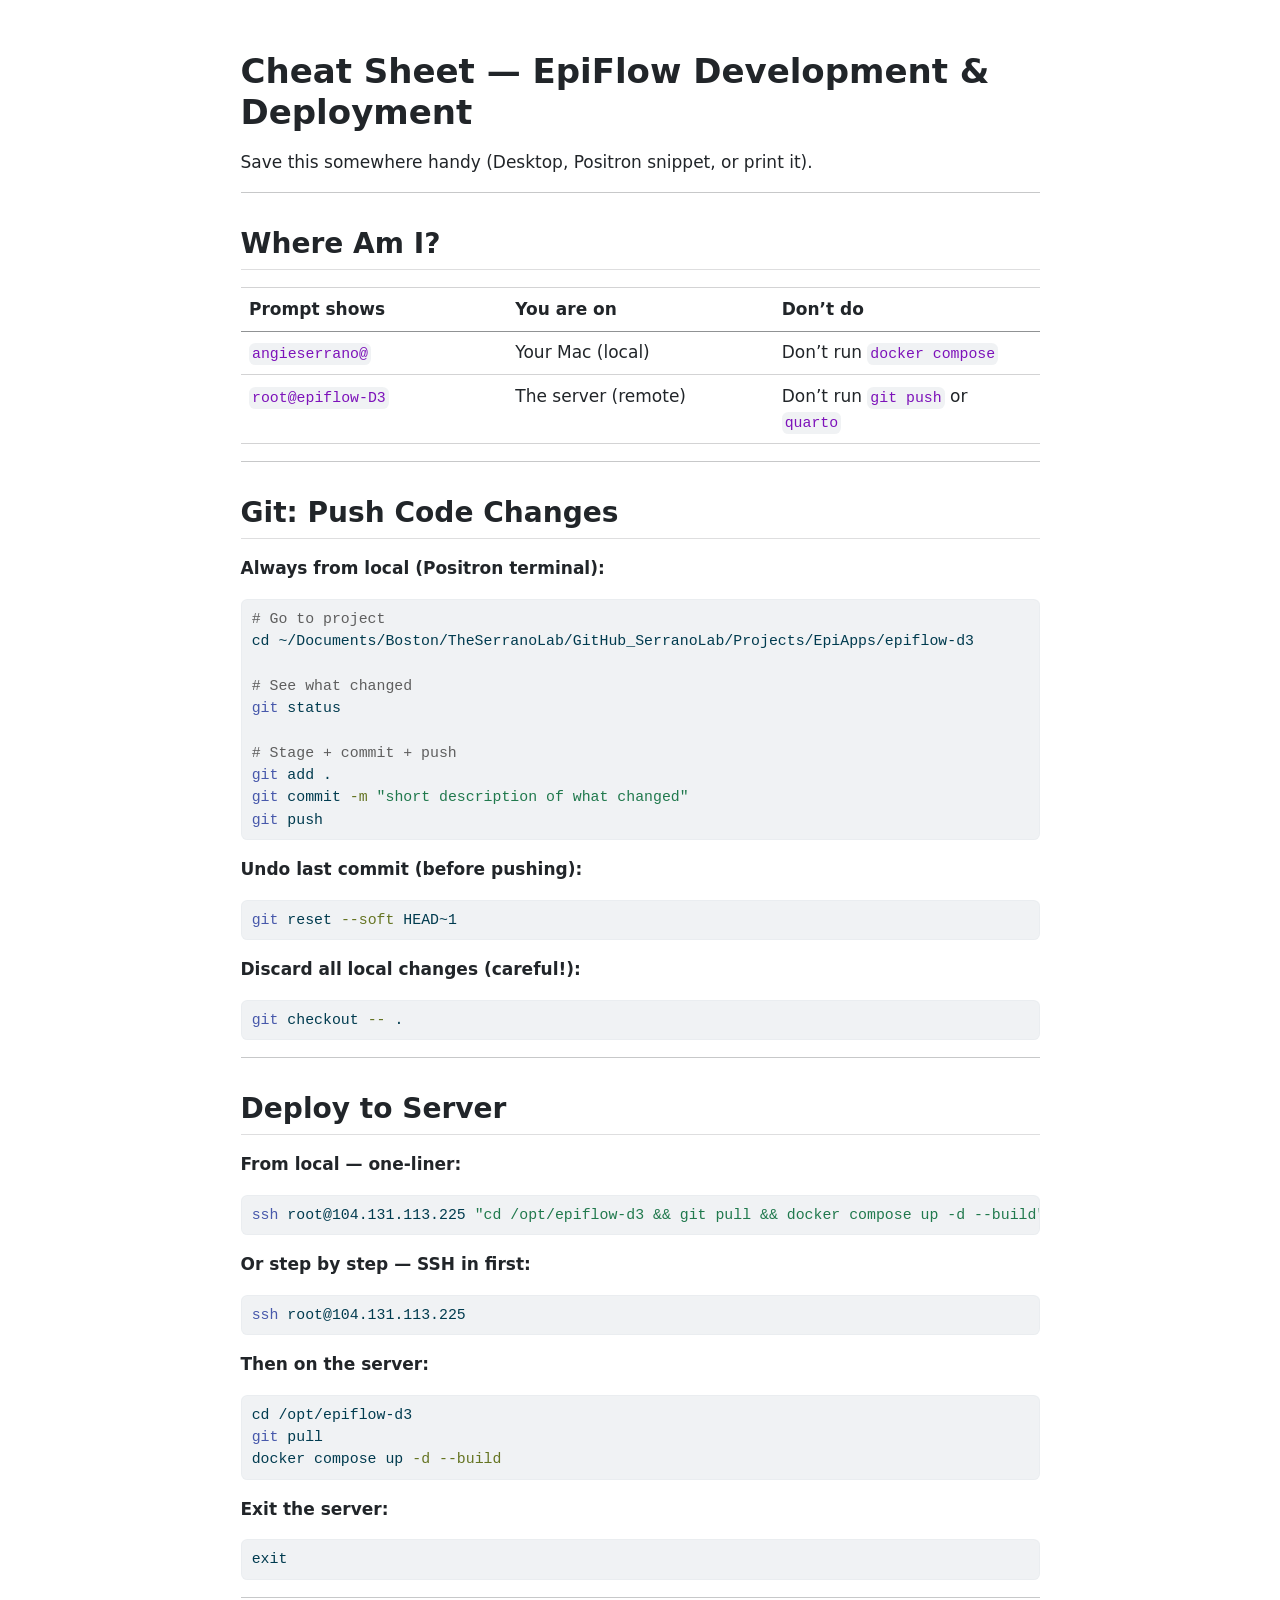
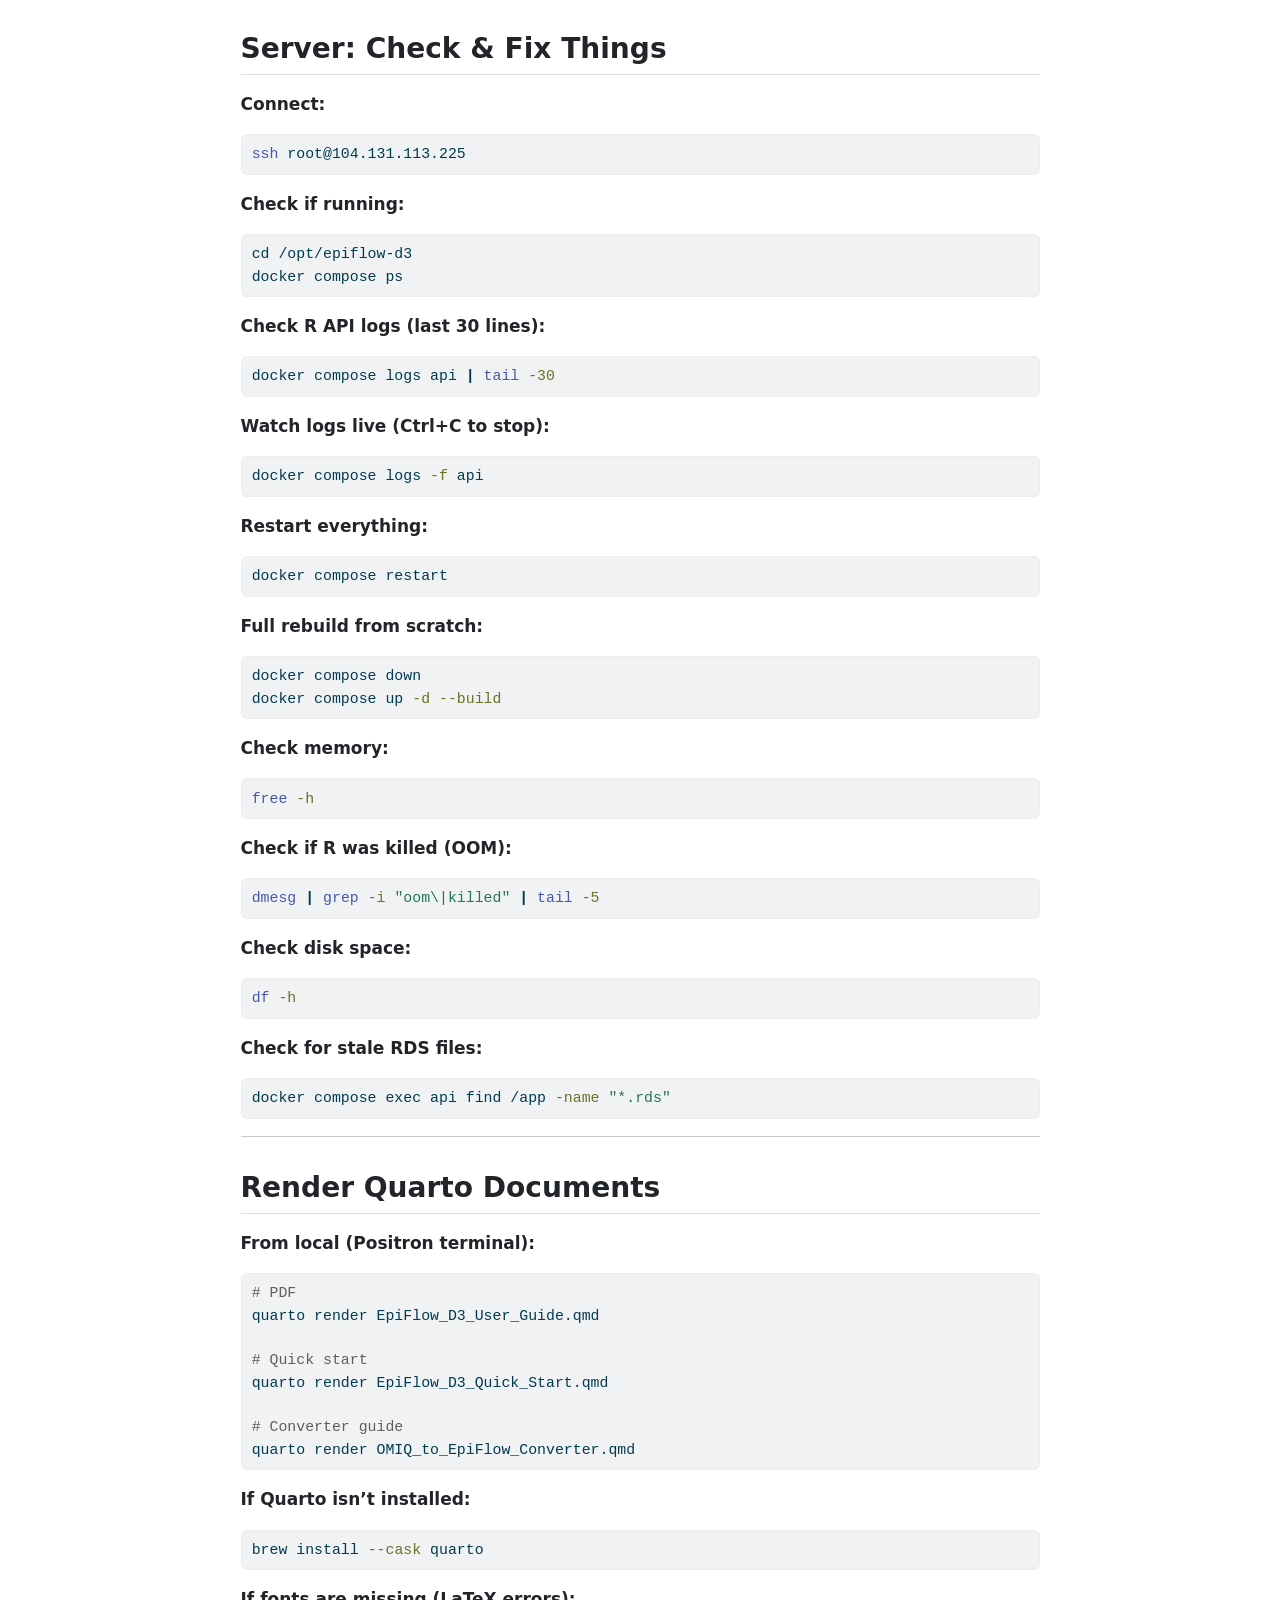
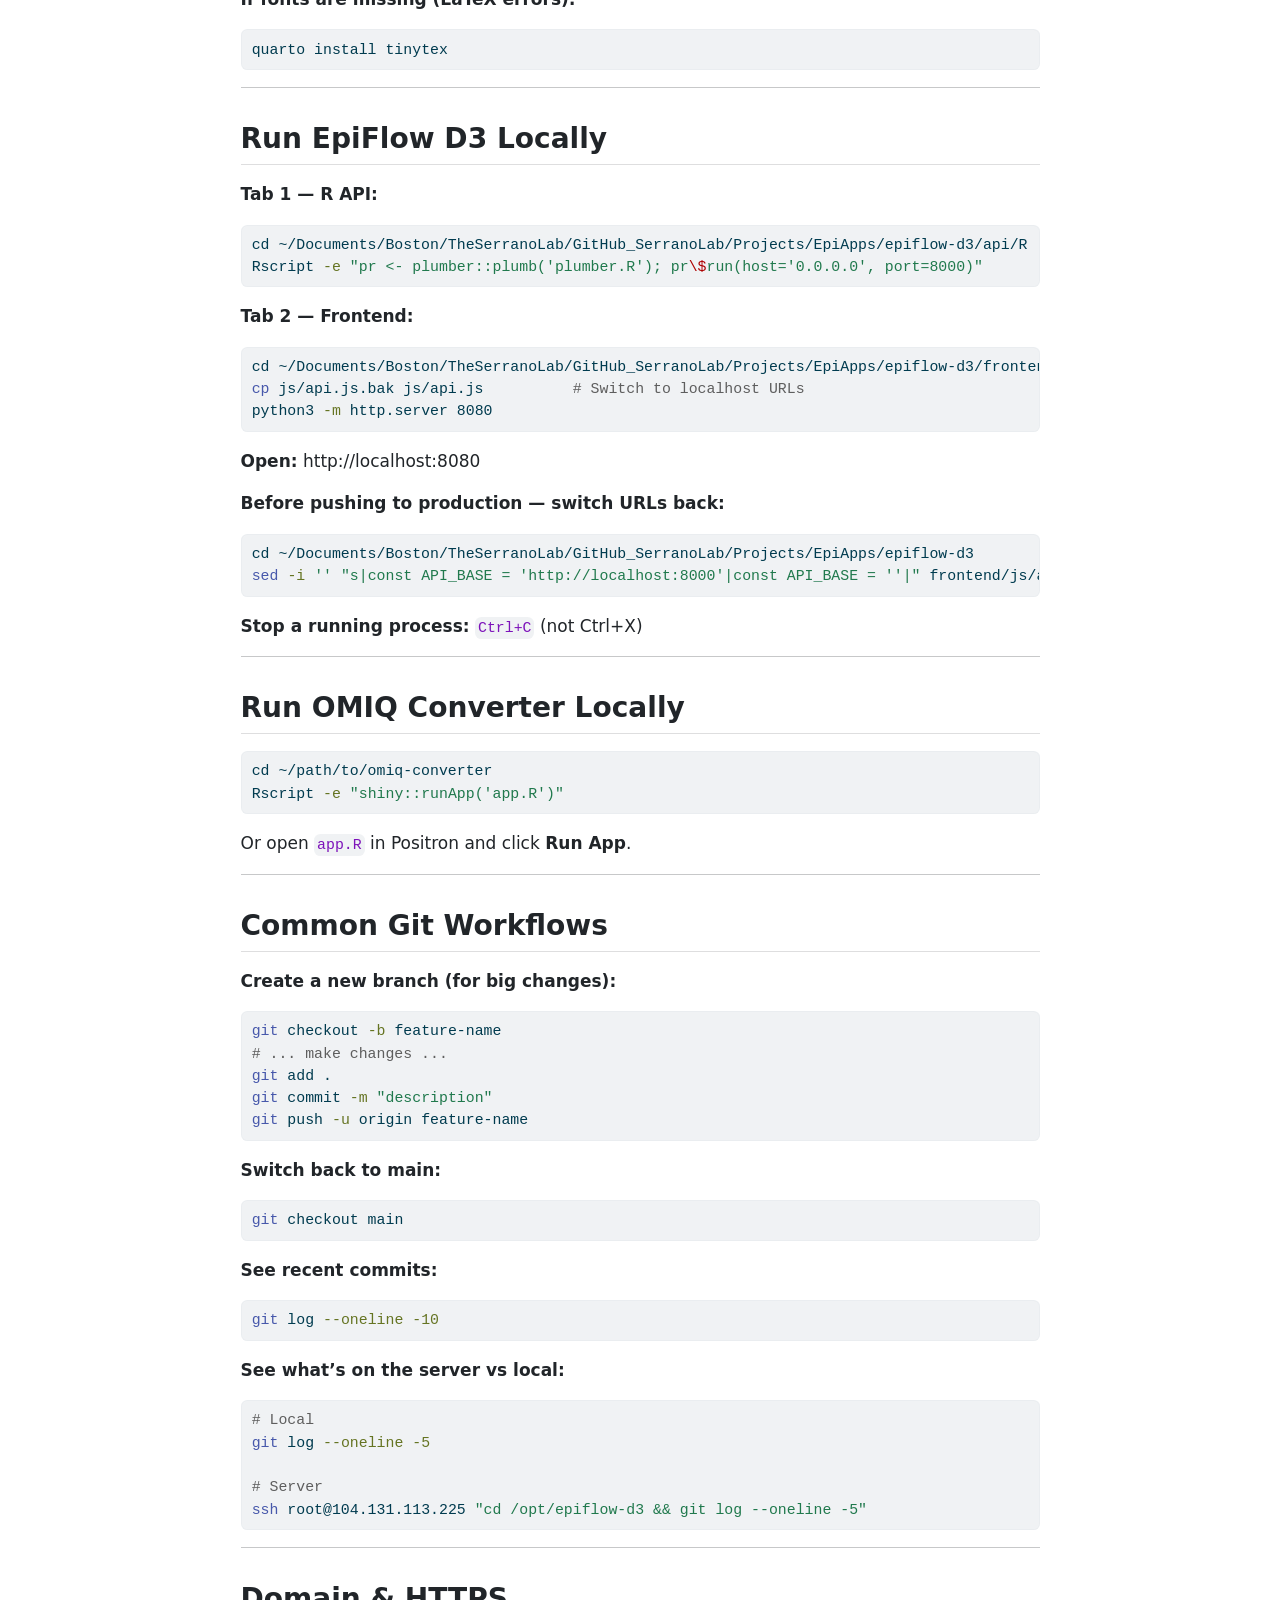
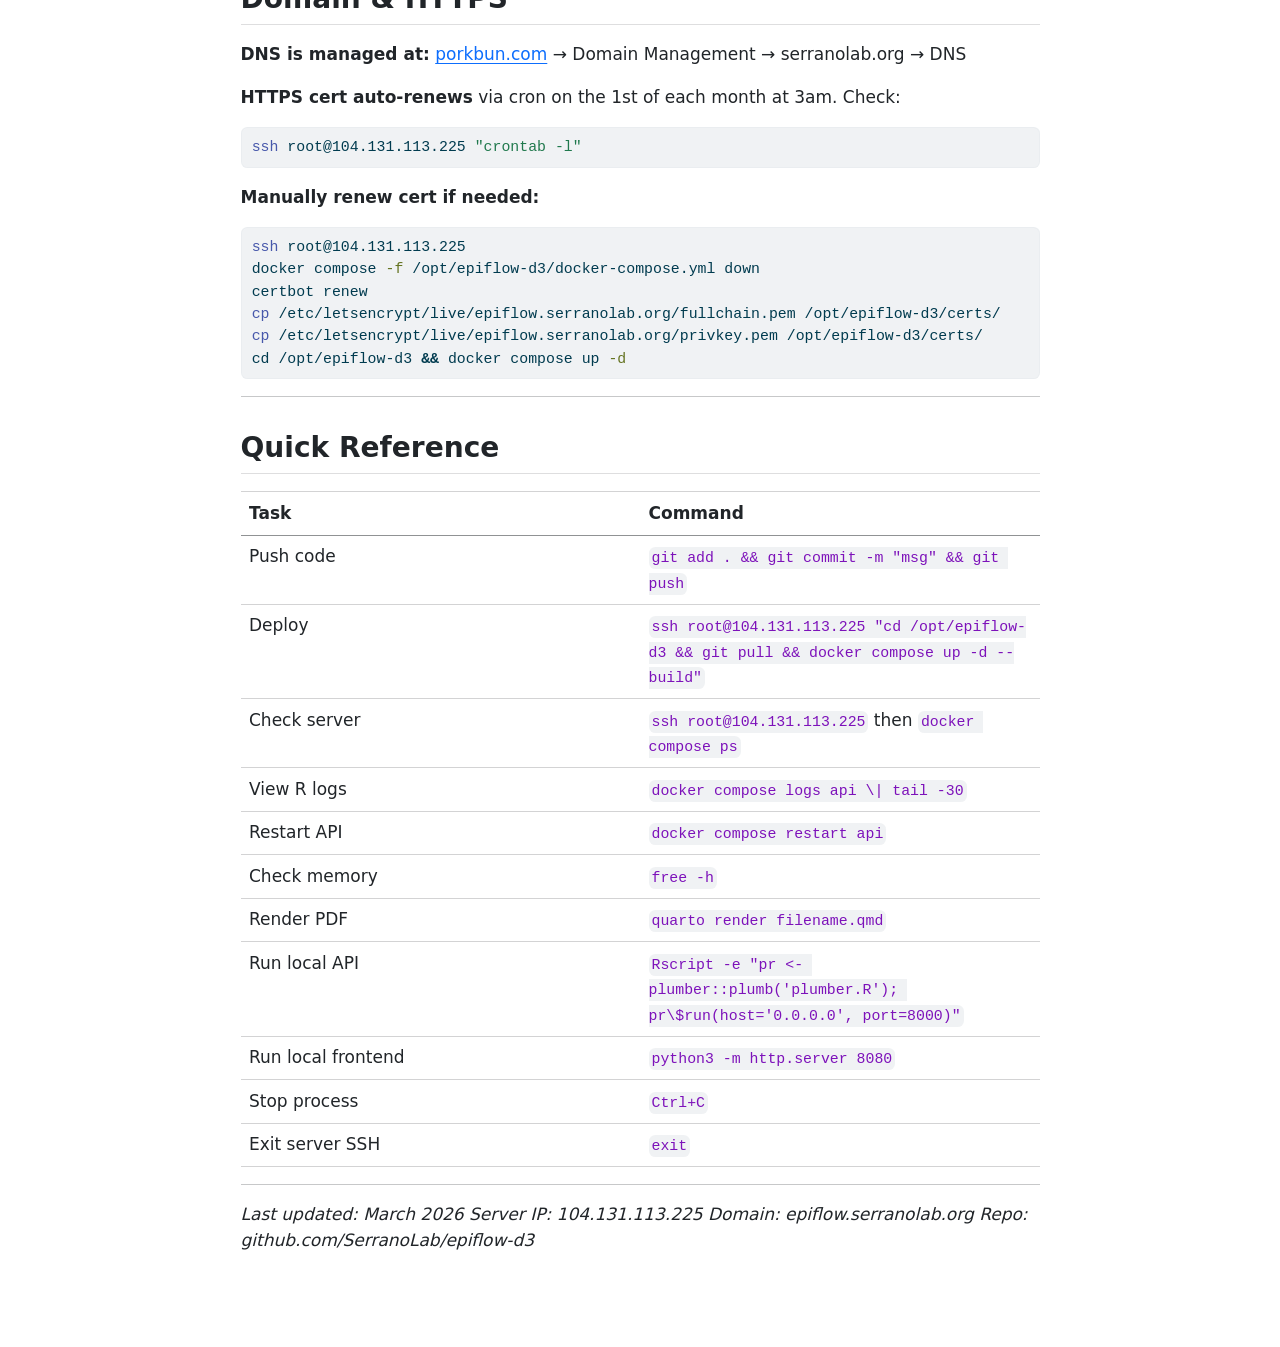
<file: CHEAT_SHEET.html>
<!DOCTYPE html>
<html xmlns="http://www.w3.org/1999/xhtml" lang="en" xml:lang="en"><head>

<meta charset="utf-8">
<meta name="generator" content="quarto-1.8.27">

<meta name="viewport" content="width=device-width, initial-scale=1.0, user-scalable=yes">


<title>cheat_sheet</title>
<style>
code{white-space: pre-wrap;}
span.smallcaps{font-variant: small-caps;}
div.columns{display: flex; gap: min(4vw, 1.5em);}
div.column{flex: auto; overflow-x: auto;}
div.hanging-indent{margin-left: 1.5em; text-indent: -1.5em;}
ul.task-list{list-style: none;}
ul.task-list li input[type="checkbox"] {
  width: 0.8em;
  margin: 0 0.8em 0.2em -1em; /* quarto-specific, see https://github.com/quarto-dev/quarto-cli/issues/4556 */ 
  vertical-align: middle;
}
/* CSS for syntax highlighting */
html { -webkit-text-size-adjust: 100%; }
pre > code.sourceCode { white-space: pre; position: relative; }
pre > code.sourceCode > span { display: inline-block; line-height: 1.25; }
pre > code.sourceCode > span:empty { height: 1.2em; }
.sourceCode { overflow: visible; }
code.sourceCode > span { color: inherit; text-decoration: inherit; }
div.sourceCode { margin: 1em 0; }
pre.sourceCode { margin: 0; }
@media screen {
div.sourceCode { overflow: auto; }
}
@media print {
pre > code.sourceCode { white-space: pre-wrap; }
pre > code.sourceCode > span { text-indent: -5em; padding-left: 5em; }
}
pre.numberSource code
  { counter-reset: source-line 0; }
pre.numberSource code > span
  { position: relative; left: -4em; counter-increment: source-line; }
pre.numberSource code > span > a:first-child::before
  { content: counter(source-line);
    position: relative; left: -1em; text-align: right; vertical-align: baseline;
    border: none; display: inline-block;
    -webkit-touch-callout: none; -webkit-user-select: none;
    -khtml-user-select: none; -moz-user-select: none;
    -ms-user-select: none; user-select: none;
    padding: 0 4px; width: 4em;
  }
pre.numberSource { margin-left: 3em;  padding-left: 4px; }
div.sourceCode
  {   }
@media screen {
pre > code.sourceCode > span > a:first-child::before { text-decoration: underline; }
}
</style>


<script src="CHEAT_SHEET_files/libs/clipboard/clipboard.min.js"></script>
<script src="CHEAT_SHEET_files/libs/quarto-html/quarto.js" type="module"></script>
<script src="CHEAT_SHEET_files/libs/quarto-html/tabsets/tabsets.js" type="module"></script>
<script src="CHEAT_SHEET_files/libs/quarto-html/axe/axe-check.js" type="module"></script>
<script src="CHEAT_SHEET_files/libs/quarto-html/popper.min.js"></script>
<script src="CHEAT_SHEET_files/libs/quarto-html/tippy.umd.min.js"></script>
<script src="CHEAT_SHEET_files/libs/quarto-html/anchor.min.js"></script>
<link href="CHEAT_SHEET_files/libs/quarto-html/tippy.css" rel="stylesheet">
<link href="CHEAT_SHEET_files/libs/quarto-html/quarto-syntax-highlighting-ed96de9b727972fe78a7b5d16c58bf87.css" rel="stylesheet" id="quarto-text-highlighting-styles">
<script src="CHEAT_SHEET_files/libs/bootstrap/bootstrap.min.js"></script>
<link href="CHEAT_SHEET_files/libs/bootstrap/bootstrap-icons.css" rel="stylesheet">
<link href="CHEAT_SHEET_files/libs/bootstrap/bootstrap-d6a003b94517c951b2d65075d42fb01b.min.css" rel="stylesheet" append-hash="true" id="quarto-bootstrap" data-mode="light">


</head>

<body class="fullcontent quarto-light">

<div id="quarto-content" class="page-columns page-rows-contents page-layout-article">

<main class="content" id="quarto-document-content">




<section id="cheat-sheet-epiflow-development-deployment" class="level1">
<h1>Cheat Sheet — EpiFlow Development &amp; Deployment</h1>
<p>Save this somewhere handy (Desktop, Positron snippet, or print it).</p>
<hr>
<section id="where-am-i" class="level2">
<h2 class="anchored" data-anchor-id="where-am-i">Where Am I?</h2>
<table class="caption-top table">
<colgroup>
<col style="width: 33%">
<col style="width: 33%">
<col style="width: 33%">
</colgroup>
<thead>
<tr class="header">
<th>Prompt shows</th>
<th>You are on</th>
<th>Don’t do</th>
</tr>
</thead>
<tbody>
<tr class="odd">
<td><code>angieserrano@</code></td>
<td>Your Mac (local)</td>
<td>Don’t run <code>docker compose</code></td>
</tr>
<tr class="even">
<td><code>root@epiflow-D3</code></td>
<td>The server (remote)</td>
<td>Don’t run <code>git push</code> or <code>quarto</code></td>
</tr>
</tbody>
</table>
<hr>
</section>
<section id="git-push-code-changes" class="level2">
<h2 class="anchored" data-anchor-id="git-push-code-changes">Git: Push Code Changes</h2>
<p><strong>Always from local (Positron terminal):</strong></p>
<div class="code-copy-outer-scaffold"><div class="sourceCode" id="cb1"><pre class="sourceCode bash code-with-copy"><code class="sourceCode bash"><span id="cb1-1"><a href="#cb1-1" aria-hidden="true" tabindex="-1"></a><span class="co"># Go to project</span></span>
<span id="cb1-2"><a href="#cb1-2" aria-hidden="true" tabindex="-1"></a><span class="bu">cd</span> ~/Documents/Boston/TheSerranoLab/GitHub_SerranoLab/Projects/EpiApps/epiflow-d3</span>
<span id="cb1-3"><a href="#cb1-3" aria-hidden="true" tabindex="-1"></a></span>
<span id="cb1-4"><a href="#cb1-4" aria-hidden="true" tabindex="-1"></a><span class="co"># See what changed</span></span>
<span id="cb1-5"><a href="#cb1-5" aria-hidden="true" tabindex="-1"></a><span class="fu">git</span> status</span>
<span id="cb1-6"><a href="#cb1-6" aria-hidden="true" tabindex="-1"></a></span>
<span id="cb1-7"><a href="#cb1-7" aria-hidden="true" tabindex="-1"></a><span class="co"># Stage + commit + push</span></span>
<span id="cb1-8"><a href="#cb1-8" aria-hidden="true" tabindex="-1"></a><span class="fu">git</span> add .</span>
<span id="cb1-9"><a href="#cb1-9" aria-hidden="true" tabindex="-1"></a><span class="fu">git</span> commit <span class="at">-m</span> <span class="st">"short description of what changed"</span></span>
<span id="cb1-10"><a href="#cb1-10" aria-hidden="true" tabindex="-1"></a><span class="fu">git</span> push</span></code></pre></div><button title="Copy to Clipboard" class="code-copy-button"><i class="bi"></i></button></div>
<p><strong>Undo last commit (before pushing):</strong></p>
<div class="code-copy-outer-scaffold"><div class="sourceCode" id="cb2"><pre class="sourceCode bash code-with-copy"><code class="sourceCode bash"><span id="cb2-1"><a href="#cb2-1" aria-hidden="true" tabindex="-1"></a><span class="fu">git</span> reset <span class="at">--soft</span> HEAD~1</span></code></pre></div><button title="Copy to Clipboard" class="code-copy-button"><i class="bi"></i></button></div>
<p><strong>Discard all local changes (careful!):</strong></p>
<div class="code-copy-outer-scaffold"><div class="sourceCode" id="cb3"><pre class="sourceCode bash code-with-copy"><code class="sourceCode bash"><span id="cb3-1"><a href="#cb3-1" aria-hidden="true" tabindex="-1"></a><span class="fu">git</span> checkout <span class="at">--</span> .</span></code></pre></div><button title="Copy to Clipboard" class="code-copy-button"><i class="bi"></i></button></div>
<hr>
</section>
<section id="deploy-to-server" class="level2">
<h2 class="anchored" data-anchor-id="deploy-to-server">Deploy to Server</h2>
<p><strong>From local — one-liner:</strong></p>
<div class="code-copy-outer-scaffold"><div class="sourceCode" id="cb4"><pre class="sourceCode bash code-with-copy"><code class="sourceCode bash"><span id="cb4-1"><a href="#cb4-1" aria-hidden="true" tabindex="-1"></a><span class="fu">ssh</span> root@104.131.113.225 <span class="st">"cd /opt/epiflow-d3 &amp;&amp; git pull &amp;&amp; docker compose up -d --build"</span></span></code></pre></div><button title="Copy to Clipboard" class="code-copy-button"><i class="bi"></i></button></div>
<p><strong>Or step by step — SSH in first:</strong></p>
<div class="code-copy-outer-scaffold"><div class="sourceCode" id="cb5"><pre class="sourceCode bash code-with-copy"><code class="sourceCode bash"><span id="cb5-1"><a href="#cb5-1" aria-hidden="true" tabindex="-1"></a><span class="fu">ssh</span> root@104.131.113.225</span></code></pre></div><button title="Copy to Clipboard" class="code-copy-button"><i class="bi"></i></button></div>
<p><strong>Then on the server:</strong></p>
<div class="code-copy-outer-scaffold"><div class="sourceCode" id="cb6"><pre class="sourceCode bash code-with-copy"><code class="sourceCode bash"><span id="cb6-1"><a href="#cb6-1" aria-hidden="true" tabindex="-1"></a><span class="bu">cd</span> /opt/epiflow-d3</span>
<span id="cb6-2"><a href="#cb6-2" aria-hidden="true" tabindex="-1"></a><span class="fu">git</span> pull</span>
<span id="cb6-3"><a href="#cb6-3" aria-hidden="true" tabindex="-1"></a><span class="ex">docker</span> compose up <span class="at">-d</span> <span class="at">--build</span></span></code></pre></div><button title="Copy to Clipboard" class="code-copy-button"><i class="bi"></i></button></div>
<p><strong>Exit the server:</strong></p>
<div class="code-copy-outer-scaffold"><div class="sourceCode" id="cb7"><pre class="sourceCode bash code-with-copy"><code class="sourceCode bash"><span id="cb7-1"><a href="#cb7-1" aria-hidden="true" tabindex="-1"></a><span class="bu">exit</span></span></code></pre></div><button title="Copy to Clipboard" class="code-copy-button"><i class="bi"></i></button></div>
<hr>
</section>
<section id="server-check-fix-things" class="level2">
<h2 class="anchored" data-anchor-id="server-check-fix-things">Server: Check &amp; Fix Things</h2>
<p><strong>Connect:</strong></p>
<div class="code-copy-outer-scaffold"><div class="sourceCode" id="cb8"><pre class="sourceCode bash code-with-copy"><code class="sourceCode bash"><span id="cb8-1"><a href="#cb8-1" aria-hidden="true" tabindex="-1"></a><span class="fu">ssh</span> root@104.131.113.225</span></code></pre></div><button title="Copy to Clipboard" class="code-copy-button"><i class="bi"></i></button></div>
<p><strong>Check if running:</strong></p>
<div class="code-copy-outer-scaffold"><div class="sourceCode" id="cb9"><pre class="sourceCode bash code-with-copy"><code class="sourceCode bash"><span id="cb9-1"><a href="#cb9-1" aria-hidden="true" tabindex="-1"></a><span class="bu">cd</span> /opt/epiflow-d3</span>
<span id="cb9-2"><a href="#cb9-2" aria-hidden="true" tabindex="-1"></a><span class="ex">docker</span> compose ps</span></code></pre></div><button title="Copy to Clipboard" class="code-copy-button"><i class="bi"></i></button></div>
<p><strong>Check R API logs (last 30 lines):</strong></p>
<div class="code-copy-outer-scaffold"><div class="sourceCode" id="cb10"><pre class="sourceCode bash code-with-copy"><code class="sourceCode bash"><span id="cb10-1"><a href="#cb10-1" aria-hidden="true" tabindex="-1"></a><span class="ex">docker</span> compose logs api <span class="kw">|</span> <span class="fu">tail</span> <span class="at">-30</span></span></code></pre></div><button title="Copy to Clipboard" class="code-copy-button"><i class="bi"></i></button></div>
<p><strong>Watch logs live (Ctrl+C to stop):</strong></p>
<div class="code-copy-outer-scaffold"><div class="sourceCode" id="cb11"><pre class="sourceCode bash code-with-copy"><code class="sourceCode bash"><span id="cb11-1"><a href="#cb11-1" aria-hidden="true" tabindex="-1"></a><span class="ex">docker</span> compose logs <span class="at">-f</span> api</span></code></pre></div><button title="Copy to Clipboard" class="code-copy-button"><i class="bi"></i></button></div>
<p><strong>Restart everything:</strong></p>
<div class="code-copy-outer-scaffold"><div class="sourceCode" id="cb12"><pre class="sourceCode bash code-with-copy"><code class="sourceCode bash"><span id="cb12-1"><a href="#cb12-1" aria-hidden="true" tabindex="-1"></a><span class="ex">docker</span> compose restart</span></code></pre></div><button title="Copy to Clipboard" class="code-copy-button"><i class="bi"></i></button></div>
<p><strong>Full rebuild from scratch:</strong></p>
<div class="code-copy-outer-scaffold"><div class="sourceCode" id="cb13"><pre class="sourceCode bash code-with-copy"><code class="sourceCode bash"><span id="cb13-1"><a href="#cb13-1" aria-hidden="true" tabindex="-1"></a><span class="ex">docker</span> compose down</span>
<span id="cb13-2"><a href="#cb13-2" aria-hidden="true" tabindex="-1"></a><span class="ex">docker</span> compose up <span class="at">-d</span> <span class="at">--build</span></span></code></pre></div><button title="Copy to Clipboard" class="code-copy-button"><i class="bi"></i></button></div>
<p><strong>Check memory:</strong></p>
<div class="code-copy-outer-scaffold"><div class="sourceCode" id="cb14"><pre class="sourceCode bash code-with-copy"><code class="sourceCode bash"><span id="cb14-1"><a href="#cb14-1" aria-hidden="true" tabindex="-1"></a><span class="fu">free</span> <span class="at">-h</span></span></code></pre></div><button title="Copy to Clipboard" class="code-copy-button"><i class="bi"></i></button></div>
<p><strong>Check if R was killed (OOM):</strong></p>
<div class="code-copy-outer-scaffold"><div class="sourceCode" id="cb15"><pre class="sourceCode bash code-with-copy"><code class="sourceCode bash"><span id="cb15-1"><a href="#cb15-1" aria-hidden="true" tabindex="-1"></a><span class="fu">dmesg</span> <span class="kw">|</span> <span class="fu">grep</span> <span class="at">-i</span> <span class="st">"oom\|killed"</span> <span class="kw">|</span> <span class="fu">tail</span> <span class="at">-5</span></span></code></pre></div><button title="Copy to Clipboard" class="code-copy-button"><i class="bi"></i></button></div>
<p><strong>Check disk space:</strong></p>
<div class="code-copy-outer-scaffold"><div class="sourceCode" id="cb16"><pre class="sourceCode bash code-with-copy"><code class="sourceCode bash"><span id="cb16-1"><a href="#cb16-1" aria-hidden="true" tabindex="-1"></a><span class="fu">df</span> <span class="at">-h</span></span></code></pre></div><button title="Copy to Clipboard" class="code-copy-button"><i class="bi"></i></button></div>
<p><strong>Check for stale RDS files:</strong></p>
<div class="code-copy-outer-scaffold"><div class="sourceCode" id="cb17"><pre class="sourceCode bash code-with-copy"><code class="sourceCode bash"><span id="cb17-1"><a href="#cb17-1" aria-hidden="true" tabindex="-1"></a><span class="ex">docker</span> compose exec api find /app <span class="at">-name</span> <span class="st">"*.rds"</span></span></code></pre></div><button title="Copy to Clipboard" class="code-copy-button"><i class="bi"></i></button></div>
<hr>
</section>
<section id="render-quarto-documents" class="level2">
<h2 class="anchored" data-anchor-id="render-quarto-documents">Render Quarto Documents</h2>
<p><strong>From local (Positron terminal):</strong></p>
<div class="code-copy-outer-scaffold"><div class="sourceCode" id="cb18"><pre class="sourceCode bash code-with-copy"><code class="sourceCode bash"><span id="cb18-1"><a href="#cb18-1" aria-hidden="true" tabindex="-1"></a><span class="co"># PDF</span></span>
<span id="cb18-2"><a href="#cb18-2" aria-hidden="true" tabindex="-1"></a><span class="ex">quarto</span> render EpiFlow_D3_User_Guide.qmd</span>
<span id="cb18-3"><a href="#cb18-3" aria-hidden="true" tabindex="-1"></a></span>
<span id="cb18-4"><a href="#cb18-4" aria-hidden="true" tabindex="-1"></a><span class="co"># Quick start</span></span>
<span id="cb18-5"><a href="#cb18-5" aria-hidden="true" tabindex="-1"></a><span class="ex">quarto</span> render EpiFlow_D3_Quick_Start.qmd</span>
<span id="cb18-6"><a href="#cb18-6" aria-hidden="true" tabindex="-1"></a></span>
<span id="cb18-7"><a href="#cb18-7" aria-hidden="true" tabindex="-1"></a><span class="co"># Converter guide</span></span>
<span id="cb18-8"><a href="#cb18-8" aria-hidden="true" tabindex="-1"></a><span class="ex">quarto</span> render OMIQ_to_EpiFlow_Converter.qmd</span></code></pre></div><button title="Copy to Clipboard" class="code-copy-button"><i class="bi"></i></button></div>
<p><strong>If Quarto isn’t installed:</strong></p>
<div class="code-copy-outer-scaffold"><div class="sourceCode" id="cb19"><pre class="sourceCode bash code-with-copy"><code class="sourceCode bash"><span id="cb19-1"><a href="#cb19-1" aria-hidden="true" tabindex="-1"></a><span class="ex">brew</span> install <span class="at">--cask</span> quarto</span></code></pre></div><button title="Copy to Clipboard" class="code-copy-button"><i class="bi"></i></button></div>
<p><strong>If fonts are missing (LaTeX errors):</strong></p>
<div class="code-copy-outer-scaffold"><div class="sourceCode" id="cb20"><pre class="sourceCode bash code-with-copy"><code class="sourceCode bash"><span id="cb20-1"><a href="#cb20-1" aria-hidden="true" tabindex="-1"></a><span class="ex">quarto</span> install tinytex</span></code></pre></div><button title="Copy to Clipboard" class="code-copy-button"><i class="bi"></i></button></div>
<hr>
</section>
<section id="run-epiflow-d3-locally" class="level2">
<h2 class="anchored" data-anchor-id="run-epiflow-d3-locally">Run EpiFlow D3 Locally</h2>
<p><strong>Tab 1 — R API:</strong></p>
<div class="code-copy-outer-scaffold"><div class="sourceCode" id="cb21"><pre class="sourceCode bash code-with-copy"><code class="sourceCode bash"><span id="cb21-1"><a href="#cb21-1" aria-hidden="true" tabindex="-1"></a><span class="bu">cd</span> ~/Documents/Boston/TheSerranoLab/GitHub_SerranoLab/Projects/EpiApps/epiflow-d3/api/R</span>
<span id="cb21-2"><a href="#cb21-2" aria-hidden="true" tabindex="-1"></a><span class="ex">Rscript</span> <span class="at">-e</span> <span class="st">"pr &lt;- plumber::plumb('plumber.R'); pr</span><span class="dt">\$</span><span class="st">run(host='0.0.0.0', port=8000)"</span></span></code></pre></div><button title="Copy to Clipboard" class="code-copy-button"><i class="bi"></i></button></div>
<p><strong>Tab 2 — Frontend:</strong></p>
<div class="code-copy-outer-scaffold"><div class="sourceCode" id="cb22"><pre class="sourceCode bash code-with-copy"><code class="sourceCode bash"><span id="cb22-1"><a href="#cb22-1" aria-hidden="true" tabindex="-1"></a><span class="bu">cd</span> ~/Documents/Boston/TheSerranoLab/GitHub_SerranoLab/Projects/EpiApps/epiflow-d3/frontend</span>
<span id="cb22-2"><a href="#cb22-2" aria-hidden="true" tabindex="-1"></a><span class="fu">cp</span> js/api.js.bak js/api.js          <span class="co"># Switch to localhost URLs</span></span>
<span id="cb22-3"><a href="#cb22-3" aria-hidden="true" tabindex="-1"></a><span class="ex">python3</span> <span class="at">-m</span> http.server 8080</span></code></pre></div><button title="Copy to Clipboard" class="code-copy-button"><i class="bi"></i></button></div>
<p><strong>Open:</strong> http://localhost:8080</p>
<p><strong>Before pushing to production — switch URLs back:</strong></p>
<div class="code-copy-outer-scaffold"><div class="sourceCode" id="cb23"><pre class="sourceCode bash code-with-copy"><code class="sourceCode bash"><span id="cb23-1"><a href="#cb23-1" aria-hidden="true" tabindex="-1"></a><span class="bu">cd</span> ~/Documents/Boston/TheSerranoLab/GitHub_SerranoLab/Projects/EpiApps/epiflow-d3</span>
<span id="cb23-2"><a href="#cb23-2" aria-hidden="true" tabindex="-1"></a><span class="fu">sed</span> <span class="at">-i</span> <span class="st">''</span> <span class="st">"s|const API_BASE = 'http://localhost:8000'|const API_BASE = ''|"</span> frontend/js/api.js</span></code></pre></div><button title="Copy to Clipboard" class="code-copy-button"><i class="bi"></i></button></div>
<p><strong>Stop a running process:</strong> <code>Ctrl+C</code> (not Ctrl+X)</p>
<hr>
</section>
<section id="run-omiq-converter-locally" class="level2">
<h2 class="anchored" data-anchor-id="run-omiq-converter-locally">Run OMIQ Converter Locally</h2>
<div class="code-copy-outer-scaffold"><div class="sourceCode" id="cb24"><pre class="sourceCode bash code-with-copy"><code class="sourceCode bash"><span id="cb24-1"><a href="#cb24-1" aria-hidden="true" tabindex="-1"></a><span class="bu">cd</span> ~/path/to/omiq-converter</span>
<span id="cb24-2"><a href="#cb24-2" aria-hidden="true" tabindex="-1"></a><span class="ex">Rscript</span> <span class="at">-e</span> <span class="st">"shiny::runApp('app.R')"</span></span></code></pre></div><button title="Copy to Clipboard" class="code-copy-button"><i class="bi"></i></button></div>
<p>Or open <code>app.R</code> in Positron and click <strong>Run App</strong>.</p>
<hr>
</section>
<section id="common-git-workflows" class="level2">
<h2 class="anchored" data-anchor-id="common-git-workflows">Common Git Workflows</h2>
<p><strong>Create a new branch (for big changes):</strong></p>
<div class="code-copy-outer-scaffold"><div class="sourceCode" id="cb25"><pre class="sourceCode bash code-with-copy"><code class="sourceCode bash"><span id="cb25-1"><a href="#cb25-1" aria-hidden="true" tabindex="-1"></a><span class="fu">git</span> checkout <span class="at">-b</span> feature-name</span>
<span id="cb25-2"><a href="#cb25-2" aria-hidden="true" tabindex="-1"></a><span class="co"># ... make changes ...</span></span>
<span id="cb25-3"><a href="#cb25-3" aria-hidden="true" tabindex="-1"></a><span class="fu">git</span> add .</span>
<span id="cb25-4"><a href="#cb25-4" aria-hidden="true" tabindex="-1"></a><span class="fu">git</span> commit <span class="at">-m</span> <span class="st">"description"</span></span>
<span id="cb25-5"><a href="#cb25-5" aria-hidden="true" tabindex="-1"></a><span class="fu">git</span> push <span class="at">-u</span> origin feature-name</span></code></pre></div><button title="Copy to Clipboard" class="code-copy-button"><i class="bi"></i></button></div>
<p><strong>Switch back to main:</strong></p>
<div class="code-copy-outer-scaffold"><div class="sourceCode" id="cb26"><pre class="sourceCode bash code-with-copy"><code class="sourceCode bash"><span id="cb26-1"><a href="#cb26-1" aria-hidden="true" tabindex="-1"></a><span class="fu">git</span> checkout main</span></code></pre></div><button title="Copy to Clipboard" class="code-copy-button"><i class="bi"></i></button></div>
<p><strong>See recent commits:</strong></p>
<div class="code-copy-outer-scaffold"><div class="sourceCode" id="cb27"><pre class="sourceCode bash code-with-copy"><code class="sourceCode bash"><span id="cb27-1"><a href="#cb27-1" aria-hidden="true" tabindex="-1"></a><span class="fu">git</span> log <span class="at">--oneline</span> <span class="at">-10</span></span></code></pre></div><button title="Copy to Clipboard" class="code-copy-button"><i class="bi"></i></button></div>
<p><strong>See what’s on the server vs local:</strong></p>
<div class="code-copy-outer-scaffold"><div class="sourceCode" id="cb28"><pre class="sourceCode bash code-with-copy"><code class="sourceCode bash"><span id="cb28-1"><a href="#cb28-1" aria-hidden="true" tabindex="-1"></a><span class="co"># Local</span></span>
<span id="cb28-2"><a href="#cb28-2" aria-hidden="true" tabindex="-1"></a><span class="fu">git</span> log <span class="at">--oneline</span> <span class="at">-5</span></span>
<span id="cb28-3"><a href="#cb28-3" aria-hidden="true" tabindex="-1"></a></span>
<span id="cb28-4"><a href="#cb28-4" aria-hidden="true" tabindex="-1"></a><span class="co"># Server</span></span>
<span id="cb28-5"><a href="#cb28-5" aria-hidden="true" tabindex="-1"></a><span class="fu">ssh</span> root@104.131.113.225 <span class="st">"cd /opt/epiflow-d3 &amp;&amp; git log --oneline -5"</span></span></code></pre></div><button title="Copy to Clipboard" class="code-copy-button"><i class="bi"></i></button></div>
<hr>
</section>
<section id="domain-https" class="level2">
<h2 class="anchored" data-anchor-id="domain-https">Domain &amp; HTTPS</h2>
<p><strong>DNS is managed at:</strong> <a href="https://porkbun.com">porkbun.com</a> → Domain Management → serranolab.org → DNS</p>
<p><strong>HTTPS cert auto-renews</strong> via cron on the 1st of each month at 3am. Check:</p>
<div class="code-copy-outer-scaffold"><div class="sourceCode" id="cb29"><pre class="sourceCode bash code-with-copy"><code class="sourceCode bash"><span id="cb29-1"><a href="#cb29-1" aria-hidden="true" tabindex="-1"></a><span class="fu">ssh</span> root@104.131.113.225 <span class="st">"crontab -l"</span></span></code></pre></div><button title="Copy to Clipboard" class="code-copy-button"><i class="bi"></i></button></div>
<p><strong>Manually renew cert if needed:</strong></p>
<div class="code-copy-outer-scaffold"><div class="sourceCode" id="cb30"><pre class="sourceCode bash code-with-copy"><code class="sourceCode bash"><span id="cb30-1"><a href="#cb30-1" aria-hidden="true" tabindex="-1"></a><span class="fu">ssh</span> root@104.131.113.225</span>
<span id="cb30-2"><a href="#cb30-2" aria-hidden="true" tabindex="-1"></a><span class="ex">docker</span> compose <span class="at">-f</span> /opt/epiflow-d3/docker-compose.yml down</span>
<span id="cb30-3"><a href="#cb30-3" aria-hidden="true" tabindex="-1"></a><span class="ex">certbot</span> renew</span>
<span id="cb30-4"><a href="#cb30-4" aria-hidden="true" tabindex="-1"></a><span class="fu">cp</span> /etc/letsencrypt/live/epiflow.serranolab.org/fullchain.pem /opt/epiflow-d3/certs/</span>
<span id="cb30-5"><a href="#cb30-5" aria-hidden="true" tabindex="-1"></a><span class="fu">cp</span> /etc/letsencrypt/live/epiflow.serranolab.org/privkey.pem /opt/epiflow-d3/certs/</span>
<span id="cb30-6"><a href="#cb30-6" aria-hidden="true" tabindex="-1"></a><span class="bu">cd</span> /opt/epiflow-d3 <span class="kw">&amp;&amp;</span> <span class="ex">docker</span> compose up <span class="at">-d</span></span></code></pre></div><button title="Copy to Clipboard" class="code-copy-button"><i class="bi"></i></button></div>
<hr>
</section>
<section id="quick-reference" class="level2">
<h2 class="anchored" data-anchor-id="quick-reference">Quick Reference</h2>
<table class="caption-top table">
<colgroup>
<col style="width: 50%">
<col style="width: 50%">
</colgroup>
<thead>
<tr class="header">
<th>Task</th>
<th>Command</th>
</tr>
</thead>
<tbody>
<tr class="odd">
<td>Push code</td>
<td><code>git add . &amp;&amp; git commit -m "msg" &amp;&amp; git push</code></td>
</tr>
<tr class="even">
<td>Deploy</td>
<td><code>ssh root@104.131.113.225 "cd /opt/epiflow-d3 &amp;&amp; git pull &amp;&amp; docker compose up -d --build"</code></td>
</tr>
<tr class="odd">
<td>Check server</td>
<td><code>ssh root@104.131.113.225</code> then <code>docker compose ps</code></td>
</tr>
<tr class="even">
<td>View R logs</td>
<td><code>docker compose logs api \| tail -30</code></td>
</tr>
<tr class="odd">
<td>Restart API</td>
<td><code>docker compose restart api</code></td>
</tr>
<tr class="even">
<td>Check memory</td>
<td><code>free -h</code></td>
</tr>
<tr class="odd">
<td>Render PDF</td>
<td><code>quarto render filename.qmd</code></td>
</tr>
<tr class="even">
<td>Run local API</td>
<td><code>Rscript -e "pr &lt;- plumber::plumb('plumber.R'); pr\$run(host='0.0.0.0', port=8000)"</code></td>
</tr>
<tr class="odd">
<td>Run local frontend</td>
<td><code>python3 -m http.server 8080</code></td>
</tr>
<tr class="even">
<td>Stop process</td>
<td><code>Ctrl+C</code></td>
</tr>
<tr class="odd">
<td>Exit server SSH</td>
<td><code>exit</code></td>
</tr>
</tbody>
</table>
<hr>
<p><em>Last updated: March 2026</em> <em>Server IP: 104.131.113.225</em> <em>Domain: epiflow.serranolab.org</em> <em>Repo: github.com/SerranoLab/epiflow-d3</em></p>
</section>
</section>

</main>
<!-- /main column -->
<script id="quarto-html-after-body" type="application/javascript">
  window.document.addEventListener("DOMContentLoaded", function (event) {
    const icon = "";
    const anchorJS = new window.AnchorJS();
    anchorJS.options = {
      placement: 'right',
      icon: icon
    };
    anchorJS.add('.anchored');
    const isCodeAnnotation = (el) => {
      for (const clz of el.classList) {
        if (clz.startsWith('code-annotation-')) {                     
          return true;
        }
      }
      return false;
    }
    const onCopySuccess = function(e) {
      // button target
      const button = e.trigger;
      // don't keep focus
      button.blur();
      // flash "checked"
      button.classList.add('code-copy-button-checked');
      var currentTitle = button.getAttribute("title");
      button.setAttribute("title", "Copied!");
      let tooltip;
      if (window.bootstrap) {
        button.setAttribute("data-bs-toggle", "tooltip");
        button.setAttribute("data-bs-placement", "left");
        button.setAttribute("data-bs-title", "Copied!");
        tooltip = new bootstrap.Tooltip(button, 
          { trigger: "manual", 
            customClass: "code-copy-button-tooltip",
            offset: [0, -8]});
        tooltip.show();    
      }
      setTimeout(function() {
        if (tooltip) {
          tooltip.hide();
          button.removeAttribute("data-bs-title");
          button.removeAttribute("data-bs-toggle");
          button.removeAttribute("data-bs-placement");
        }
        button.setAttribute("title", currentTitle);
        button.classList.remove('code-copy-button-checked');
      }, 1000);
      // clear code selection
      e.clearSelection();
    }
    const getTextToCopy = function(trigger) {
      const outerScaffold = trigger.parentElement.cloneNode(true);
      const codeEl = outerScaffold.querySelector('code');
      for (const childEl of codeEl.children) {
        if (isCodeAnnotation(childEl)) {
          childEl.remove();
        }
      }
      return codeEl.innerText;
    }
    const clipboard = new window.ClipboardJS('.code-copy-button:not([data-in-quarto-modal])', {
      text: getTextToCopy
    });
    clipboard.on('success', onCopySuccess);
    if (window.document.getElementById('quarto-embedded-source-code-modal')) {
      const clipboardModal = new window.ClipboardJS('.code-copy-button[data-in-quarto-modal]', {
        text: getTextToCopy,
        container: window.document.getElementById('quarto-embedded-source-code-modal')
      });
      clipboardModal.on('success', onCopySuccess);
    }
      var localhostRegex = new RegExp(/^(?:http|https):\/\/localhost\:?[0-9]*\//);
      var mailtoRegex = new RegExp(/^mailto:/);
        var filterRegex = new RegExp('/' + window.location.host + '/');
      var isInternal = (href) => {
          return filterRegex.test(href) || localhostRegex.test(href) || mailtoRegex.test(href);
      }
      // Inspect non-navigation links and adorn them if external
     var links = window.document.querySelectorAll('a[href]:not(.nav-link):not(.navbar-brand):not(.toc-action):not(.sidebar-link):not(.sidebar-item-toggle):not(.pagination-link):not(.no-external):not([aria-hidden]):not(.dropdown-item):not(.quarto-navigation-tool):not(.about-link)');
      for (var i=0; i<links.length; i++) {
        const link = links[i];
        if (!isInternal(link.href)) {
          // undo the damage that might have been done by quarto-nav.js in the case of
          // links that we want to consider external
          if (link.dataset.originalHref !== undefined) {
            link.href = link.dataset.originalHref;
          }
        }
      }
    function tippyHover(el, contentFn, onTriggerFn, onUntriggerFn) {
      const config = {
        allowHTML: true,
        maxWidth: 500,
        delay: 100,
        arrow: false,
        appendTo: function(el) {
            return el.parentElement;
        },
        interactive: true,
        interactiveBorder: 10,
        theme: 'quarto',
        placement: 'bottom-start',
      };
      if (contentFn) {
        config.content = contentFn;
      }
      if (onTriggerFn) {
        config.onTrigger = onTriggerFn;
      }
      if (onUntriggerFn) {
        config.onUntrigger = onUntriggerFn;
      }
      window.tippy(el, config); 
    }
    const noterefs = window.document.querySelectorAll('a[role="doc-noteref"]');
    for (var i=0; i<noterefs.length; i++) {
      const ref = noterefs[i];
      tippyHover(ref, function() {
        // use id or data attribute instead here
        let href = ref.getAttribute('data-footnote-href') || ref.getAttribute('href');
        try { href = new URL(href).hash; } catch {}
        const id = href.replace(/^#\/?/, "");
        const note = window.document.getElementById(id);
        if (note) {
          return note.innerHTML;
        } else {
          return "";
        }
      });
    }
    const xrefs = window.document.querySelectorAll('a.quarto-xref');
    const processXRef = (id, note) => {
      // Strip column container classes
      const stripColumnClz = (el) => {
        el.classList.remove("page-full", "page-columns");
        if (el.children) {
          for (const child of el.children) {
            stripColumnClz(child);
          }
        }
      }
      stripColumnClz(note)
      if (id === null || id.startsWith('sec-')) {
        // Special case sections, only their first couple elements
        const container = document.createElement("div");
        if (note.children && note.children.length > 2) {
          container.appendChild(note.children[0].cloneNode(true));
          for (let i = 1; i < note.children.length; i++) {
            const child = note.children[i];
            if (child.tagName === "P" && child.innerText === "") {
              continue;
            } else {
              container.appendChild(child.cloneNode(true));
              break;
            }
          }
          if (window.Quarto?.typesetMath) {
            window.Quarto.typesetMath(container);
          }
          return container.innerHTML
        } else {
          if (window.Quarto?.typesetMath) {
            window.Quarto.typesetMath(note);
          }
          return note.innerHTML;
        }
      } else {
        // Remove any anchor links if they are present
        const anchorLink = note.querySelector('a.anchorjs-link');
        if (anchorLink) {
          anchorLink.remove();
        }
        if (window.Quarto?.typesetMath) {
          window.Quarto.typesetMath(note);
        }
        if (note.classList.contains("callout")) {
          return note.outerHTML;
        } else {
          return note.innerHTML;
        }
      }
    }
    for (var i=0; i<xrefs.length; i++) {
      const xref = xrefs[i];
      tippyHover(xref, undefined, function(instance) {
        instance.disable();
        let url = xref.getAttribute('href');
        let hash = undefined; 
        if (url.startsWith('#')) {
          hash = url;
        } else {
          try { hash = new URL(url).hash; } catch {}
        }
        if (hash) {
          const id = hash.replace(/^#\/?/, "");
          const note = window.document.getElementById(id);
          if (note !== null) {
            try {
              const html = processXRef(id, note.cloneNode(true));
              instance.setContent(html);
            } finally {
              instance.enable();
              instance.show();
            }
          } else {
            // See if we can fetch this
            fetch(url.split('#')[0])
            .then(res => res.text())
            .then(html => {
              const parser = new DOMParser();
              const htmlDoc = parser.parseFromString(html, "text/html");
              const note = htmlDoc.getElementById(id);
              if (note !== null) {
                const html = processXRef(id, note);
                instance.setContent(html);
              } 
            }).finally(() => {
              instance.enable();
              instance.show();
            });
          }
        } else {
          // See if we can fetch a full url (with no hash to target)
          // This is a special case and we should probably do some content thinning / targeting
          fetch(url)
          .then(res => res.text())
          .then(html => {
            const parser = new DOMParser();
            const htmlDoc = parser.parseFromString(html, "text/html");
            const note = htmlDoc.querySelector('main.content');
            if (note !== null) {
              // This should only happen for chapter cross references
              // (since there is no id in the URL)
              // remove the first header
              if (note.children.length > 0 && note.children[0].tagName === "HEADER") {
                note.children[0].remove();
              }
              const html = processXRef(null, note);
              instance.setContent(html);
            } 
          }).finally(() => {
            instance.enable();
            instance.show();
          });
        }
      }, function(instance) {
      });
    }
        let selectedAnnoteEl;
        const selectorForAnnotation = ( cell, annotation) => {
          let cellAttr = 'data-code-cell="' + cell + '"';
          let lineAttr = 'data-code-annotation="' +  annotation + '"';
          const selector = 'span[' + cellAttr + '][' + lineAttr + ']';
          return selector;
        }
        const selectCodeLines = (annoteEl) => {
          const doc = window.document;
          const targetCell = annoteEl.getAttribute("data-target-cell");
          const targetAnnotation = annoteEl.getAttribute("data-target-annotation");
          const annoteSpan = window.document.querySelector(selectorForAnnotation(targetCell, targetAnnotation));
          const lines = annoteSpan.getAttribute("data-code-lines").split(",");
          const lineIds = lines.map((line) => {
            return targetCell + "-" + line;
          })
          let top = null;
          let height = null;
          let parent = null;
          if (lineIds.length > 0) {
              //compute the position of the single el (top and bottom and make a div)
              const el = window.document.getElementById(lineIds[0]);
              top = el.offsetTop;
              height = el.offsetHeight;
              parent = el.parentElement.parentElement;
            if (lineIds.length > 1) {
              const lastEl = window.document.getElementById(lineIds[lineIds.length - 1]);
              const bottom = lastEl.offsetTop + lastEl.offsetHeight;
              height = bottom - top;
            }
            if (top !== null && height !== null && parent !== null) {
              // cook up a div (if necessary) and position it 
              let div = window.document.getElementById("code-annotation-line-highlight");
              if (div === null) {
                div = window.document.createElement("div");
                div.setAttribute("id", "code-annotation-line-highlight");
                div.style.position = 'absolute';
                parent.appendChild(div);
              }
              div.style.top = top - 2 + "px";
              div.style.height = height + 4 + "px";
              div.style.left = 0;
              let gutterDiv = window.document.getElementById("code-annotation-line-highlight-gutter");
              if (gutterDiv === null) {
                gutterDiv = window.document.createElement("div");
                gutterDiv.setAttribute("id", "code-annotation-line-highlight-gutter");
                gutterDiv.style.position = 'absolute';
                const codeCell = window.document.getElementById(targetCell);
                const gutter = codeCell.querySelector('.code-annotation-gutter');
                gutter.appendChild(gutterDiv);
              }
              gutterDiv.style.top = top - 2 + "px";
              gutterDiv.style.height = height + 4 + "px";
            }
            selectedAnnoteEl = annoteEl;
          }
        };
        const unselectCodeLines = () => {
          const elementsIds = ["code-annotation-line-highlight", "code-annotation-line-highlight-gutter"];
          elementsIds.forEach((elId) => {
            const div = window.document.getElementById(elId);
            if (div) {
              div.remove();
            }
          });
          selectedAnnoteEl = undefined;
        };
          // Handle positioning of the toggle
      window.addEventListener(
        "resize",
        throttle(() => {
          elRect = undefined;
          if (selectedAnnoteEl) {
            selectCodeLines(selectedAnnoteEl);
          }
        }, 10)
      );
      function throttle(fn, ms) {
      let throttle = false;
      let timer;
        return (...args) => {
          if(!throttle) { // first call gets through
              fn.apply(this, args);
              throttle = true;
          } else { // all the others get throttled
              if(timer) clearTimeout(timer); // cancel #2
              timer = setTimeout(() => {
                fn.apply(this, args);
                timer = throttle = false;
              }, ms);
          }
        };
      }
        // Attach click handler to the DT
        const annoteDls = window.document.querySelectorAll('dt[data-target-cell]');
        for (const annoteDlNode of annoteDls) {
          annoteDlNode.addEventListener('click', (event) => {
            const clickedEl = event.target;
            if (clickedEl !== selectedAnnoteEl) {
              unselectCodeLines();
              const activeEl = window.document.querySelector('dt[data-target-cell].code-annotation-active');
              if (activeEl) {
                activeEl.classList.remove('code-annotation-active');
              }
              selectCodeLines(clickedEl);
              clickedEl.classList.add('code-annotation-active');
            } else {
              // Unselect the line
              unselectCodeLines();
              clickedEl.classList.remove('code-annotation-active');
            }
          });
        }
    const findCites = (el) => {
      const parentEl = el.parentElement;
      if (parentEl) {
        const cites = parentEl.dataset.cites;
        if (cites) {
          return {
            el,
            cites: cites.split(' ')
          };
        } else {
          return findCites(el.parentElement)
        }
      } else {
        return undefined;
      }
    };
    var bibliorefs = window.document.querySelectorAll('a[role="doc-biblioref"]');
    for (var i=0; i<bibliorefs.length; i++) {
      const ref = bibliorefs[i];
      const citeInfo = findCites(ref);
      if (citeInfo) {
        tippyHover(citeInfo.el, function() {
          var popup = window.document.createElement('div');
          citeInfo.cites.forEach(function(cite) {
            var citeDiv = window.document.createElement('div');
            citeDiv.classList.add('hanging-indent');
            citeDiv.classList.add('csl-entry');
            var biblioDiv = window.document.getElementById('ref-' + cite);
            if (biblioDiv) {
              citeDiv.innerHTML = biblioDiv.innerHTML;
            }
            popup.appendChild(citeDiv);
          });
          return popup.innerHTML;
        });
      }
    }
  });
  </script>
</div> <!-- /content -->




</body></html>
</file>
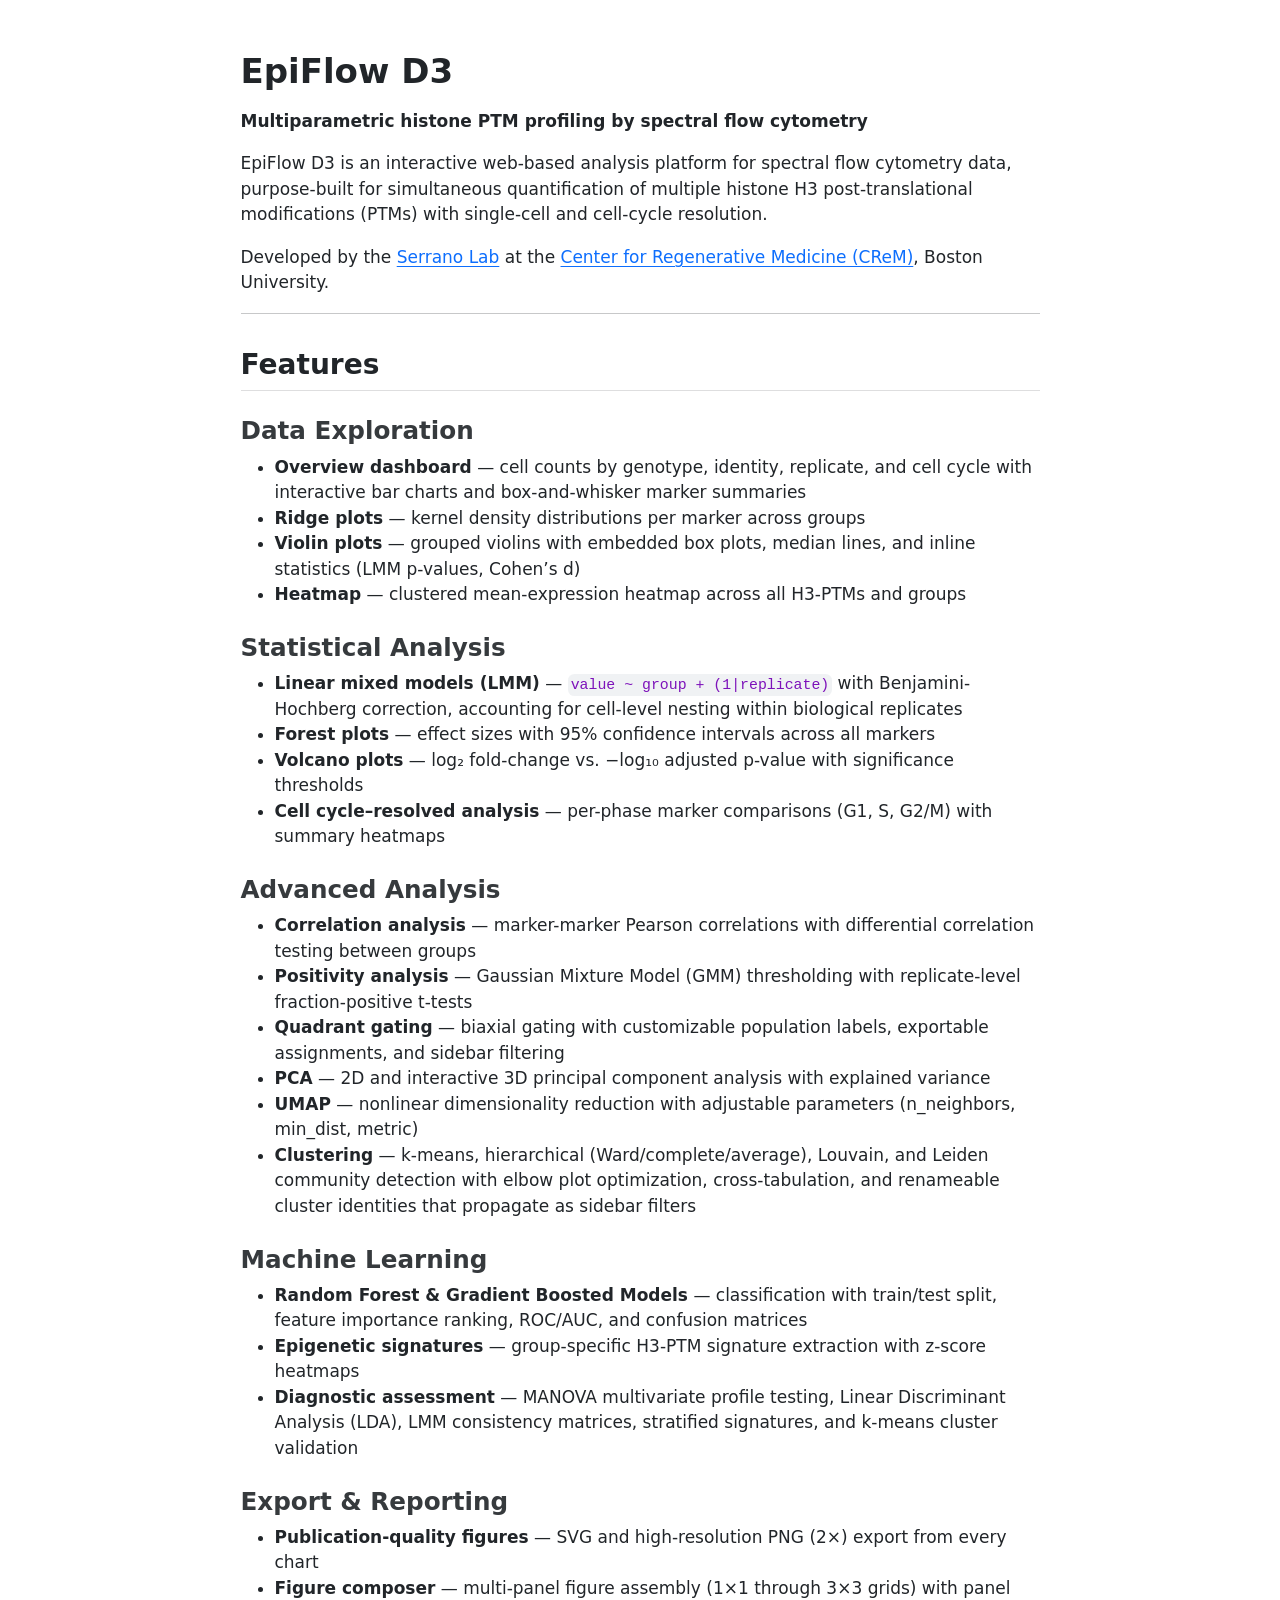
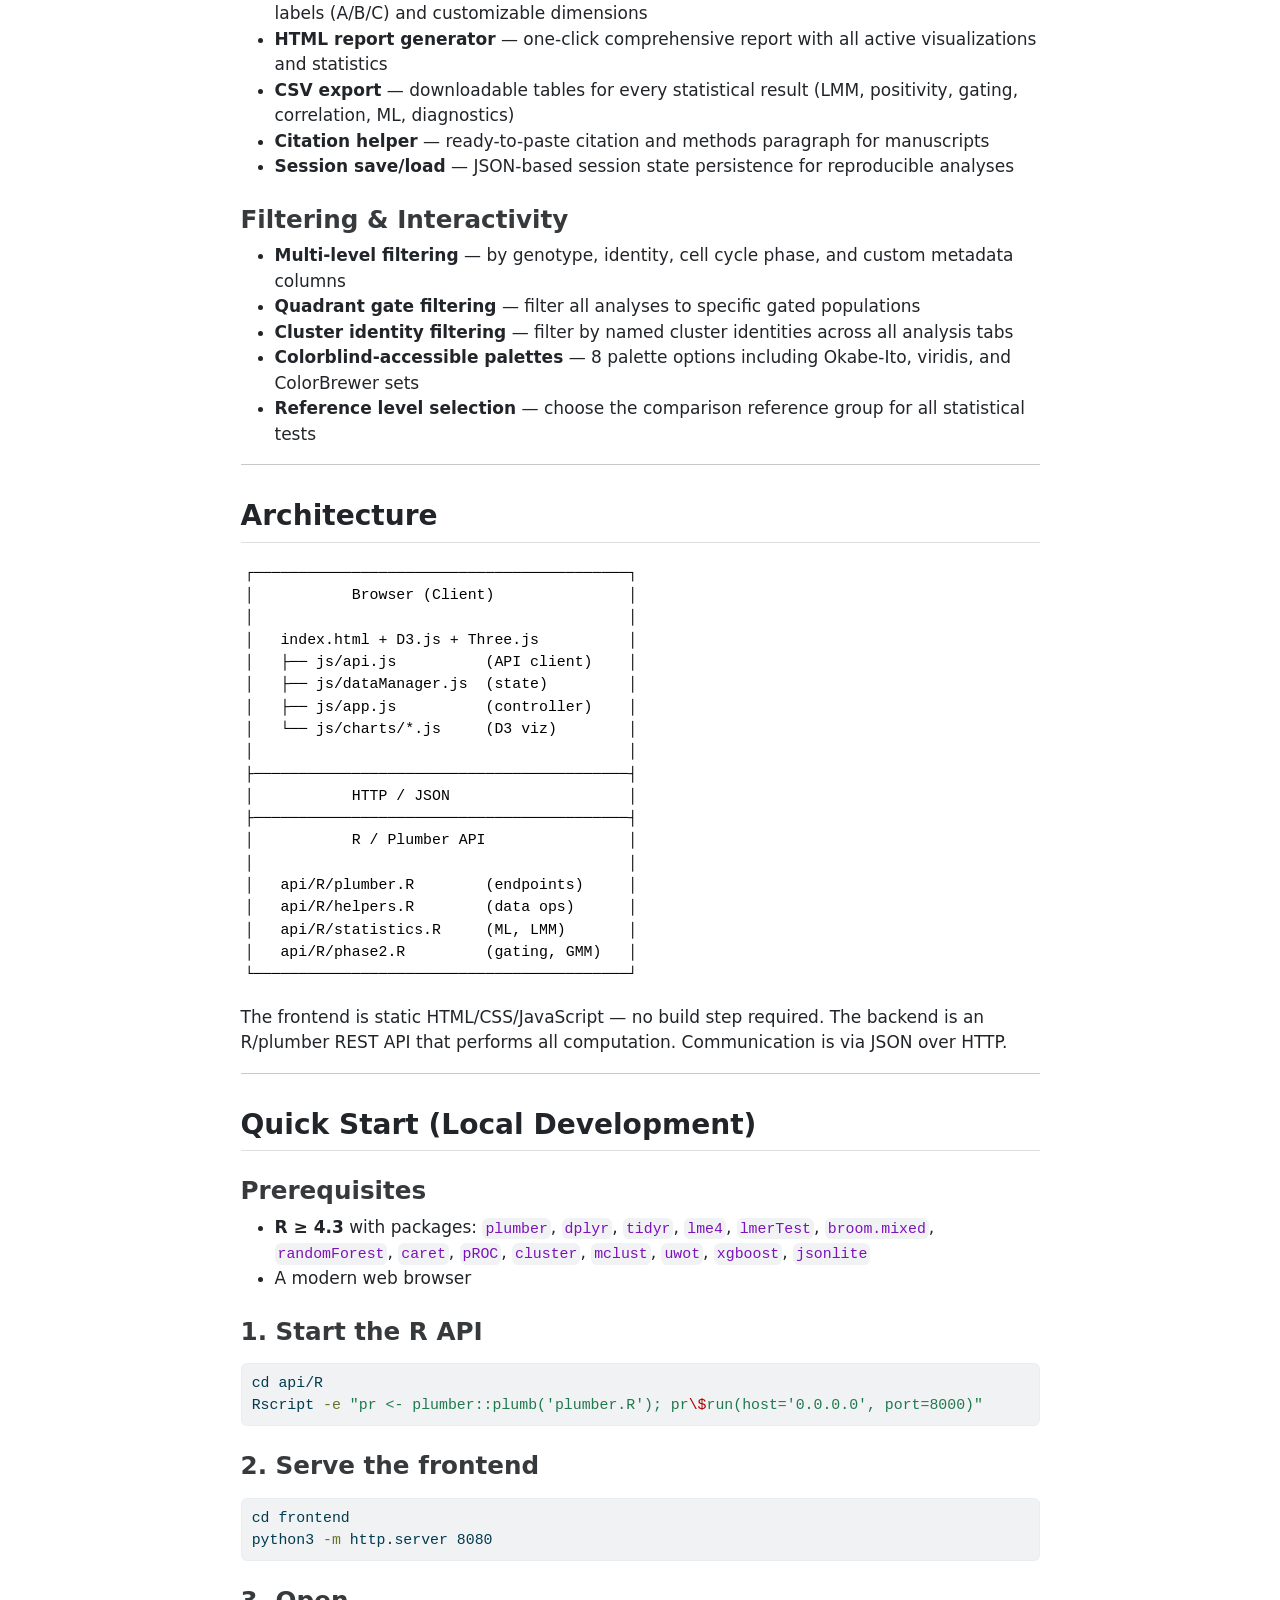
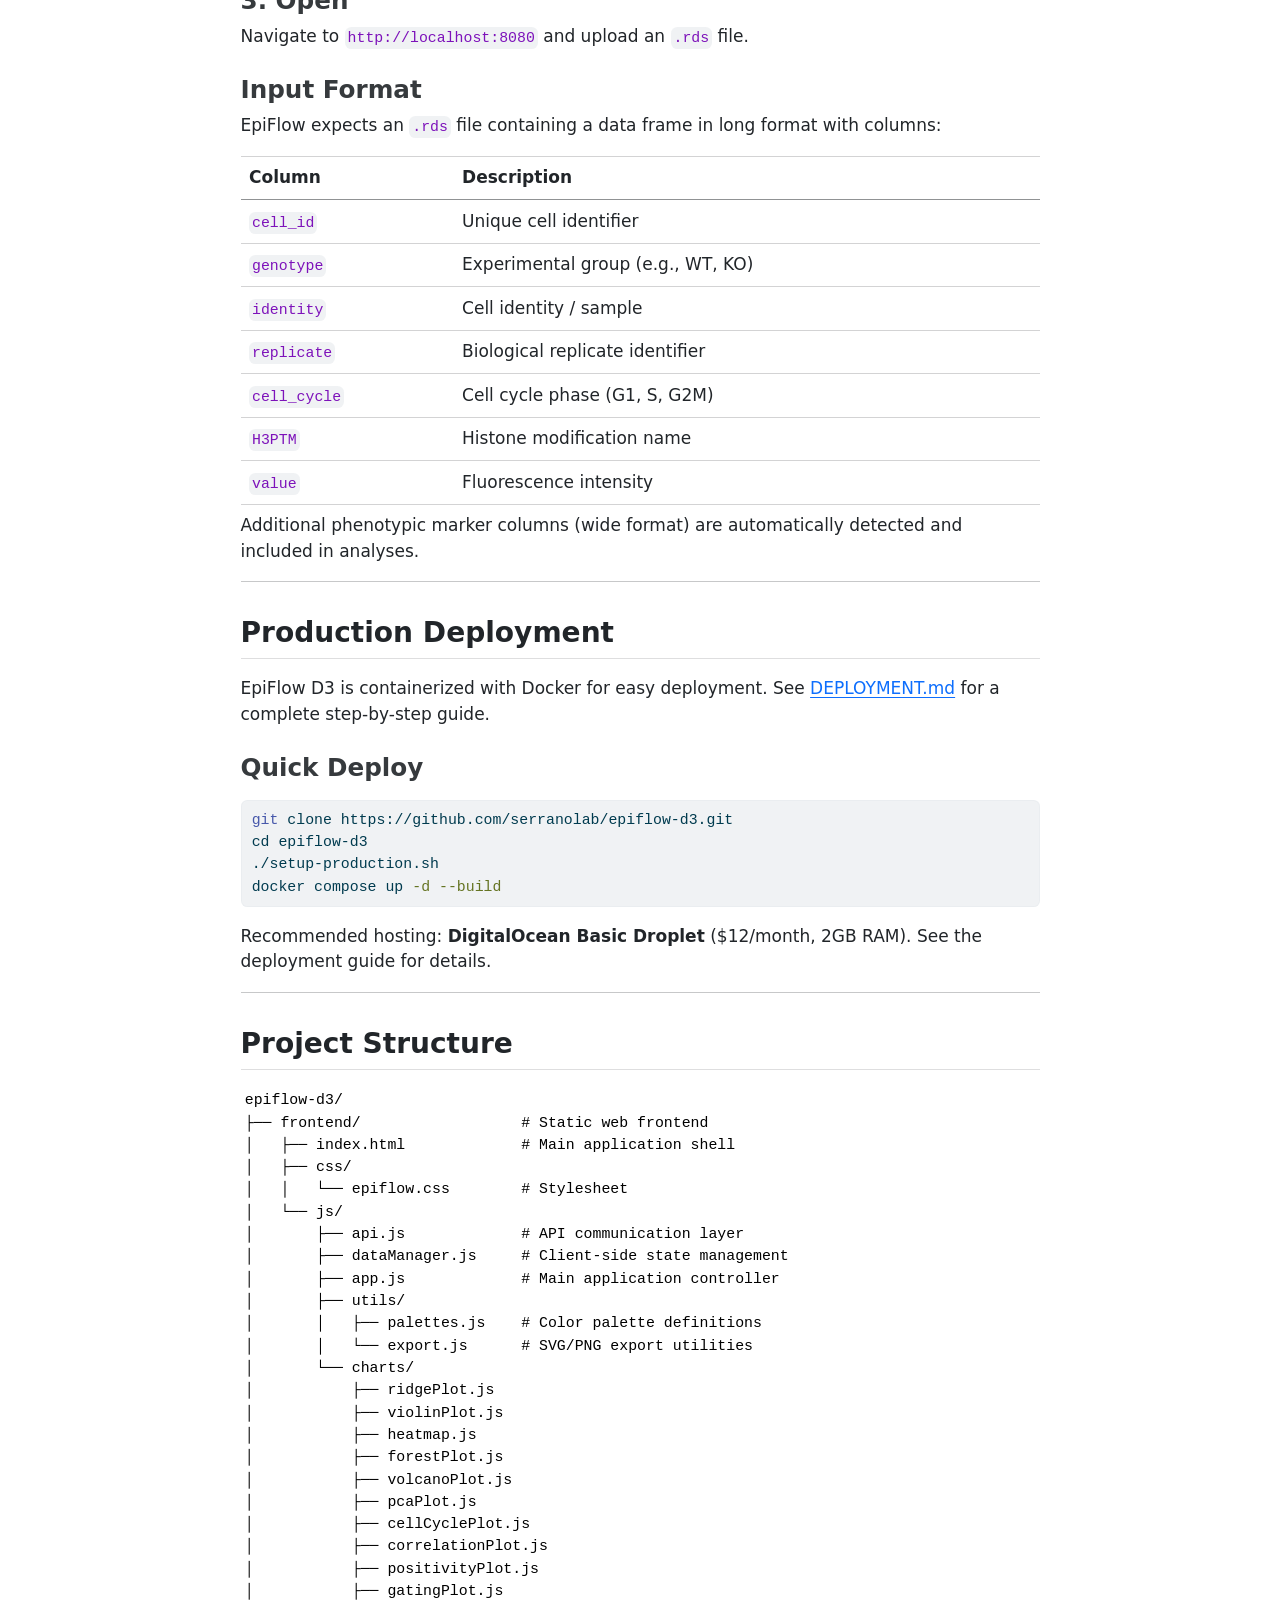
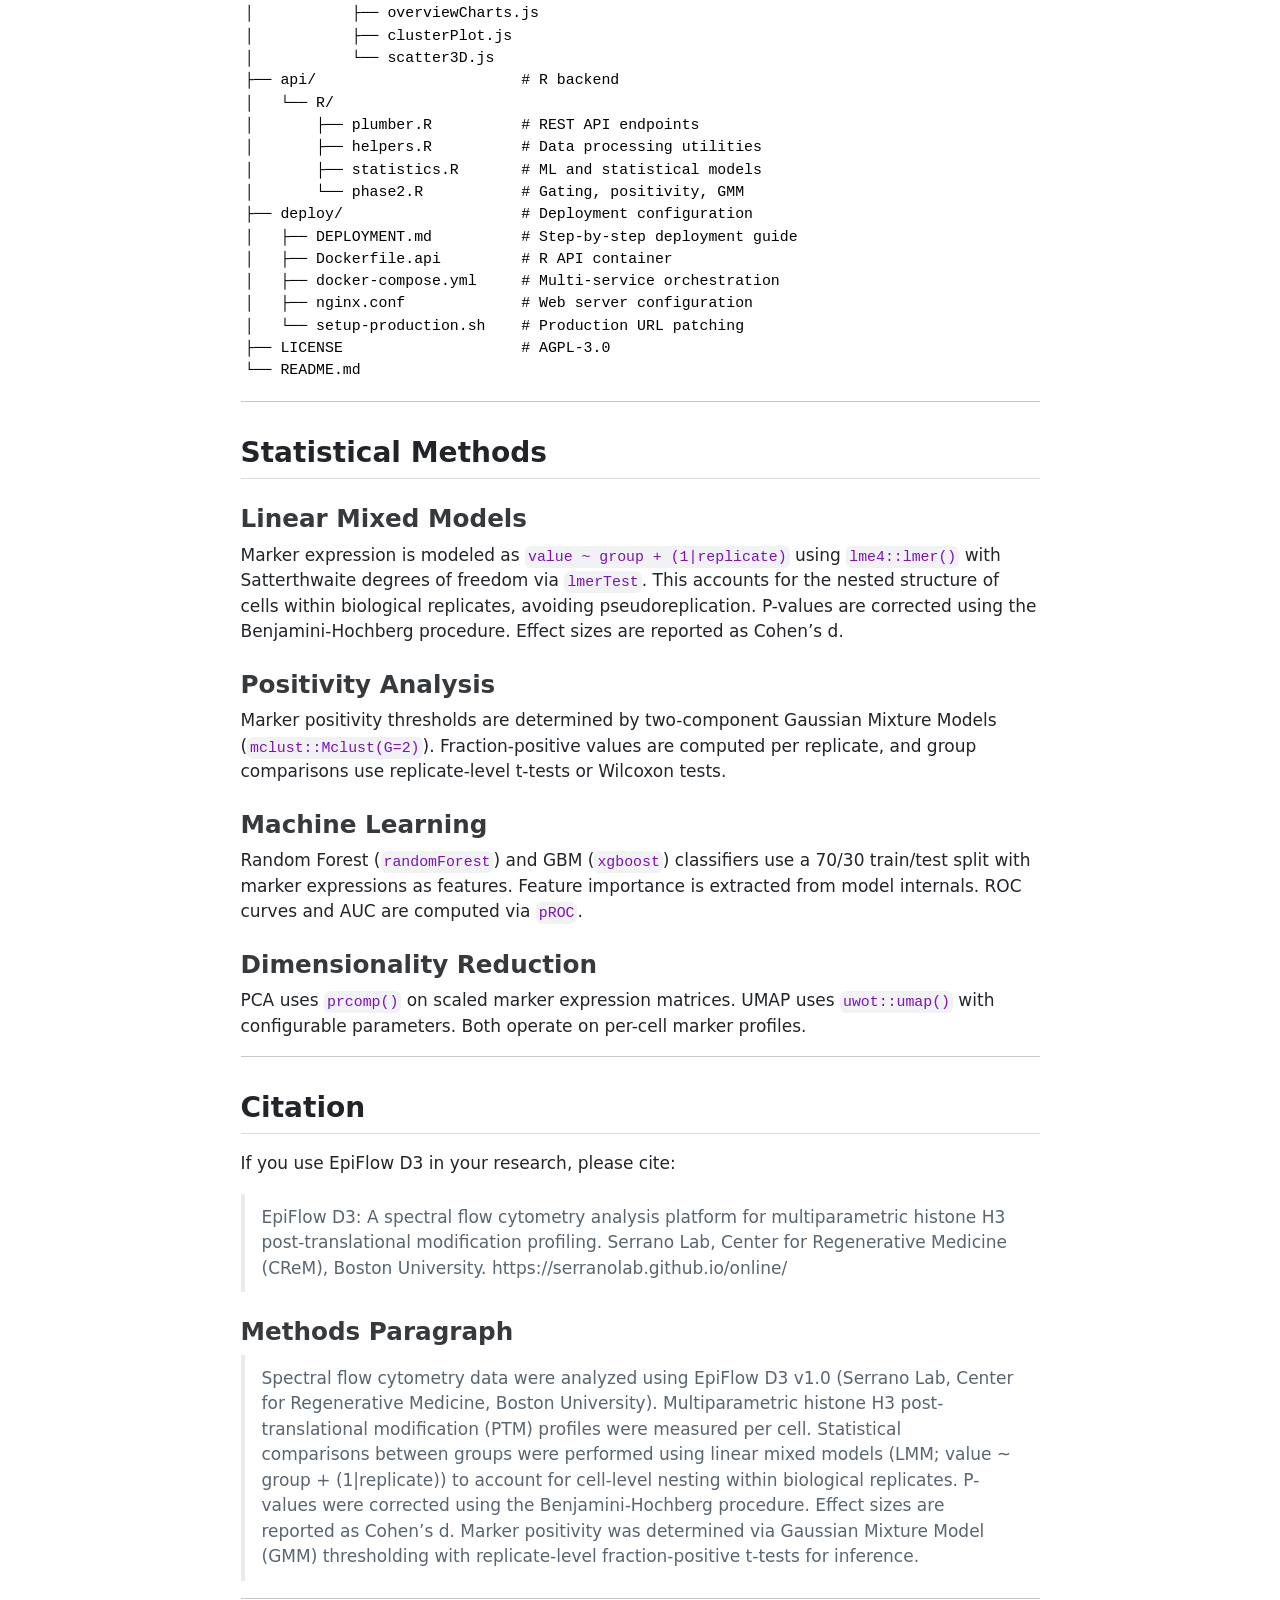
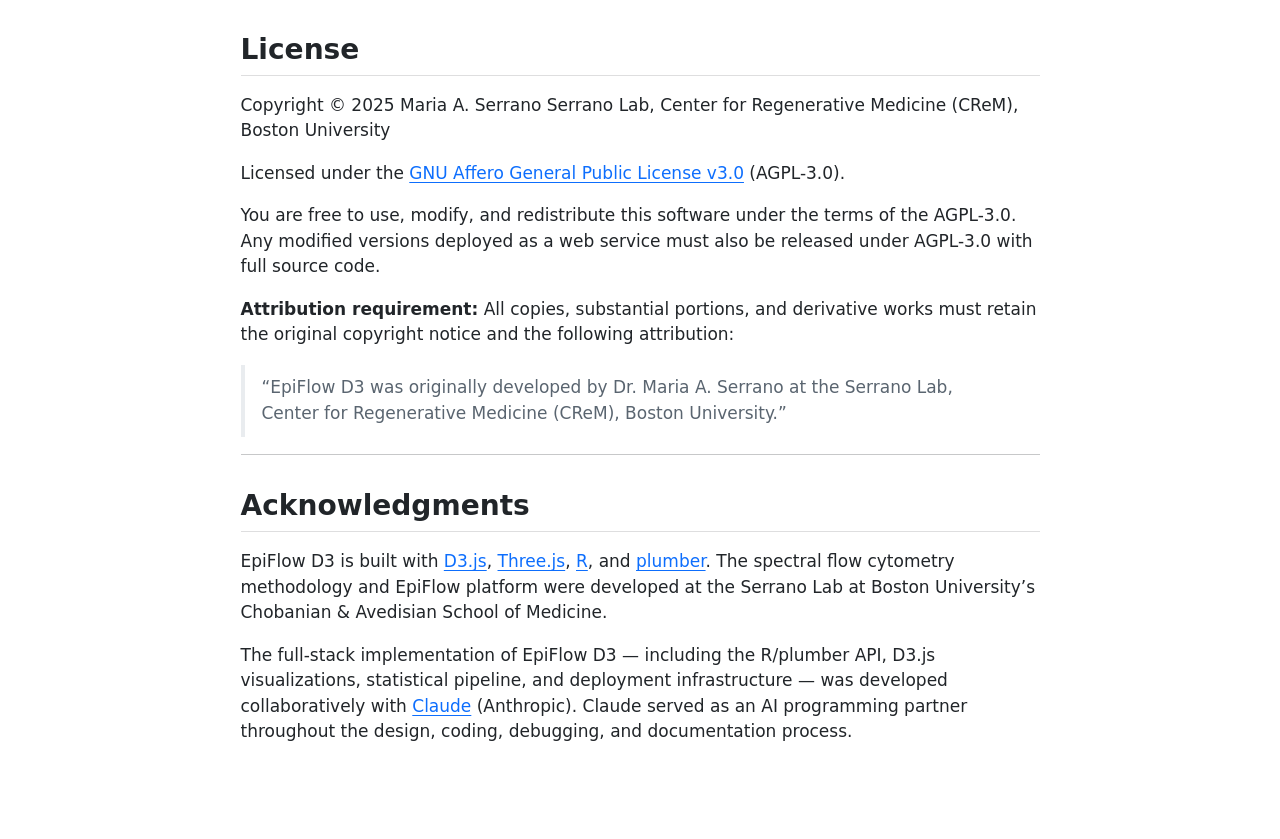
<file: README.html>
<!DOCTYPE html>
<html xmlns="http://www.w3.org/1999/xhtml" lang="en" xml:lang="en"><head>

<meta charset="utf-8">
<meta name="generator" content="quarto-1.8.27">

<meta name="viewport" content="width=device-width, initial-scale=1.0, user-scalable=yes">


<title>readme</title>
<style>
code{white-space: pre-wrap;}
span.smallcaps{font-variant: small-caps;}
div.columns{display: flex; gap: min(4vw, 1.5em);}
div.column{flex: auto; overflow-x: auto;}
div.hanging-indent{margin-left: 1.5em; text-indent: -1.5em;}
ul.task-list{list-style: none;}
ul.task-list li input[type="checkbox"] {
  width: 0.8em;
  margin: 0 0.8em 0.2em -1em; /* quarto-specific, see https://github.com/quarto-dev/quarto-cli/issues/4556 */ 
  vertical-align: middle;
}
/* CSS for syntax highlighting */
html { -webkit-text-size-adjust: 100%; }
pre > code.sourceCode { white-space: pre; position: relative; }
pre > code.sourceCode > span { display: inline-block; line-height: 1.25; }
pre > code.sourceCode > span:empty { height: 1.2em; }
.sourceCode { overflow: visible; }
code.sourceCode > span { color: inherit; text-decoration: inherit; }
div.sourceCode { margin: 1em 0; }
pre.sourceCode { margin: 0; }
@media screen {
div.sourceCode { overflow: auto; }
}
@media print {
pre > code.sourceCode { white-space: pre-wrap; }
pre > code.sourceCode > span { text-indent: -5em; padding-left: 5em; }
}
pre.numberSource code
  { counter-reset: source-line 0; }
pre.numberSource code > span
  { position: relative; left: -4em; counter-increment: source-line; }
pre.numberSource code > span > a:first-child::before
  { content: counter(source-line);
    position: relative; left: -1em; text-align: right; vertical-align: baseline;
    border: none; display: inline-block;
    -webkit-touch-callout: none; -webkit-user-select: none;
    -khtml-user-select: none; -moz-user-select: none;
    -ms-user-select: none; user-select: none;
    padding: 0 4px; width: 4em;
  }
pre.numberSource { margin-left: 3em;  padding-left: 4px; }
div.sourceCode
  {   }
@media screen {
pre > code.sourceCode > span > a:first-child::before { text-decoration: underline; }
}
</style>


<script src="README_files/libs/clipboard/clipboard.min.js"></script>
<script src="README_files/libs/quarto-html/quarto.js" type="module"></script>
<script src="README_files/libs/quarto-html/tabsets/tabsets.js" type="module"></script>
<script src="README_files/libs/quarto-html/axe/axe-check.js" type="module"></script>
<script src="README_files/libs/quarto-html/popper.min.js"></script>
<script src="README_files/libs/quarto-html/tippy.umd.min.js"></script>
<script src="README_files/libs/quarto-html/anchor.min.js"></script>
<link href="README_files/libs/quarto-html/tippy.css" rel="stylesheet">
<link href="README_files/libs/quarto-html/quarto-syntax-highlighting-ed96de9b727972fe78a7b5d16c58bf87.css" rel="stylesheet" id="quarto-text-highlighting-styles">
<script src="README_files/libs/bootstrap/bootstrap.min.js"></script>
<link href="README_files/libs/bootstrap/bootstrap-icons.css" rel="stylesheet">
<link href="README_files/libs/bootstrap/bootstrap-d6a003b94517c951b2d65075d42fb01b.min.css" rel="stylesheet" append-hash="true" id="quarto-bootstrap" data-mode="light">


</head>

<body class="fullcontent quarto-light">

<div id="quarto-content" class="page-columns page-rows-contents page-layout-article">

<main class="content" id="quarto-document-content">




<section id="epiflow-d3" class="level1">
<h1>EpiFlow D3</h1>
<p><strong>Multiparametric histone PTM profiling by spectral flow cytometry</strong></p>
<p>EpiFlow D3 is an interactive web-based analysis platform for spectral flow cytometry data, purpose-built for simultaneous quantification of multiple histone H3 post-translational modifications (PTMs) with single-cell and cell-cycle resolution.</p>
<p>Developed by the <a href="https://serranolab.github.io/online/">Serrano Lab</a> at the <a href="https://crem.bu.edu/">Center for Regenerative Medicine (CReM)</a>, Boston University.</p>
<hr>
<section id="features" class="level2">
<h2 class="anchored" data-anchor-id="features">Features</h2>
<section id="data-exploration" class="level3">
<h3 class="anchored" data-anchor-id="data-exploration">Data Exploration</h3>
<ul>
<li><strong>Overview dashboard</strong> — cell counts by genotype, identity, replicate, and cell cycle with interactive bar charts and box-and-whisker marker summaries</li>
<li><strong>Ridge plots</strong> — kernel density distributions per marker across groups</li>
<li><strong>Violin plots</strong> — grouped violins with embedded box plots, median lines, and inline statistics (LMM p-values, Cohen’s d)</li>
<li><strong>Heatmap</strong> — clustered mean-expression heatmap across all H3-PTMs and groups</li>
</ul>
</section>
<section id="statistical-analysis" class="level3">
<h3 class="anchored" data-anchor-id="statistical-analysis">Statistical Analysis</h3>
<ul>
<li><strong>Linear mixed models (LMM)</strong> — <code>value ~ group + (1|replicate)</code> with Benjamini-Hochberg correction, accounting for cell-level nesting within biological replicates</li>
<li><strong>Forest plots</strong> — effect sizes with 95% confidence intervals across all markers</li>
<li><strong>Volcano plots</strong> — log₂ fold-change vs.&nbsp;−log₁₀ adjusted p-value with significance thresholds</li>
<li><strong>Cell cycle–resolved analysis</strong> — per-phase marker comparisons (G1, S, G2/M) with summary heatmaps</li>
</ul>
</section>
<section id="advanced-analysis" class="level3">
<h3 class="anchored" data-anchor-id="advanced-analysis">Advanced Analysis</h3>
<ul>
<li><strong>Correlation analysis</strong> — marker-marker Pearson correlations with differential correlation testing between groups</li>
<li><strong>Positivity analysis</strong> — Gaussian Mixture Model (GMM) thresholding with replicate-level fraction-positive t-tests</li>
<li><strong>Quadrant gating</strong> — biaxial gating with customizable population labels, exportable assignments, and sidebar filtering</li>
<li><strong>PCA</strong> — 2D and interactive 3D principal component analysis with explained variance</li>
<li><strong>UMAP</strong> — nonlinear dimensionality reduction with adjustable parameters (n_neighbors, min_dist, metric)</li>
<li><strong>Clustering</strong> — k-means, hierarchical (Ward/complete/average), Louvain, and Leiden community detection with elbow plot optimization, cross-tabulation, and renameable cluster identities that propagate as sidebar filters</li>
</ul>
</section>
<section id="machine-learning" class="level3">
<h3 class="anchored" data-anchor-id="machine-learning">Machine Learning</h3>
<ul>
<li><strong>Random Forest &amp; Gradient Boosted Models</strong> — classification with train/test split, feature importance ranking, ROC/AUC, and confusion matrices</li>
<li><strong>Epigenetic signatures</strong> — group-specific H3-PTM signature extraction with z-score heatmaps</li>
<li><strong>Diagnostic assessment</strong> — MANOVA multivariate profile testing, Linear Discriminant Analysis (LDA), LMM consistency matrices, stratified signatures, and k-means cluster validation</li>
</ul>
</section>
<section id="export-reporting" class="level3">
<h3 class="anchored" data-anchor-id="export-reporting">Export &amp; Reporting</h3>
<ul>
<li><strong>Publication-quality figures</strong> — SVG and high-resolution PNG (2×) export from every chart</li>
<li><strong>Figure composer</strong> — multi-panel figure assembly (1×1 through 3×3 grids) with panel labels (A/B/C) and customizable dimensions</li>
<li><strong>HTML report generator</strong> — one-click comprehensive report with all active visualizations and statistics</li>
<li><strong>CSV export</strong> — downloadable tables for every statistical result (LMM, positivity, gating, correlation, ML, diagnostics)</li>
<li><strong>Citation helper</strong> — ready-to-paste citation and methods paragraph for manuscripts</li>
<li><strong>Session save/load</strong> — JSON-based session state persistence for reproducible analyses</li>
</ul>
</section>
<section id="filtering-interactivity" class="level3">
<h3 class="anchored" data-anchor-id="filtering-interactivity">Filtering &amp; Interactivity</h3>
<ul>
<li><strong>Multi-level filtering</strong> — by genotype, identity, cell cycle phase, and custom metadata columns</li>
<li><strong>Quadrant gate filtering</strong> — filter all analyses to specific gated populations</li>
<li><strong>Cluster identity filtering</strong> — filter by named cluster identities across all analysis tabs</li>
<li><strong>Colorblind-accessible palettes</strong> — 8 palette options including Okabe-Ito, viridis, and ColorBrewer sets</li>
<li><strong>Reference level selection</strong> — choose the comparison reference group for all statistical tests</li>
</ul>
<hr>
</section>
</section>
<section id="architecture" class="level2">
<h2 class="anchored" data-anchor-id="architecture">Architecture</h2>
<pre><code>┌──────────────────────────────────────────┐
│           Browser (Client)               │
│                                          │
│   index.html + D3.js + Three.js          │
│   ├── js/api.js          (API client)    │
│   ├── js/dataManager.js  (state)         │
│   ├── js/app.js          (controller)    │
│   └── js/charts/*.js     (D3 viz)        │
│                                          │
├──────────────────────────────────────────┤
│           HTTP / JSON                    │
├──────────────────────────────────────────┤
│           R / Plumber API                │
│                                          │
│   api/R/plumber.R        (endpoints)     │
│   api/R/helpers.R        (data ops)      │
│   api/R/statistics.R     (ML, LMM)       │
│   api/R/phase2.R         (gating, GMM)   │
└──────────────────────────────────────────┘</code></pre>
<p>The frontend is static HTML/CSS/JavaScript — no build step required. The backend is an R/plumber REST API that performs all computation. Communication is via JSON over HTTP.</p>
<hr>
</section>
<section id="quick-start-local-development" class="level2">
<h2 class="anchored" data-anchor-id="quick-start-local-development">Quick Start (Local Development)</h2>
<section id="prerequisites" class="level3">
<h3 class="anchored" data-anchor-id="prerequisites">Prerequisites</h3>
<ul>
<li><strong>R ≥ 4.3</strong> with packages: <code>plumber</code>, <code>dplyr</code>, <code>tidyr</code>, <code>lme4</code>, <code>lmerTest</code>, <code>broom.mixed</code>, <code>randomForest</code>, <code>caret</code>, <code>pROC</code>, <code>cluster</code>, <code>mclust</code>, <code>uwot</code>, <code>xgboost</code>, <code>jsonlite</code></li>
<li>A modern web browser</li>
</ul>
</section>
<section id="start-the-r-api" class="level3">
<h3 class="anchored" data-anchor-id="start-the-r-api">1. Start the R API</h3>
<div class="code-copy-outer-scaffold"><div class="sourceCode" id="cb2"><pre class="sourceCode bash code-with-copy"><code class="sourceCode bash"><span id="cb2-1"><a href="#cb2-1" aria-hidden="true" tabindex="-1"></a><span class="bu">cd</span> api/R</span>
<span id="cb2-2"><a href="#cb2-2" aria-hidden="true" tabindex="-1"></a><span class="ex">Rscript</span> <span class="at">-e</span> <span class="st">"pr &lt;- plumber::plumb('plumber.R'); pr</span><span class="dt">\$</span><span class="st">run(host='0.0.0.0', port=8000)"</span></span></code></pre></div><button title="Copy to Clipboard" class="code-copy-button"><i class="bi"></i></button></div>
</section>
<section id="serve-the-frontend" class="level3">
<h3 class="anchored" data-anchor-id="serve-the-frontend">2. Serve the frontend</h3>
<div class="code-copy-outer-scaffold"><div class="sourceCode" id="cb3"><pre class="sourceCode bash code-with-copy"><code class="sourceCode bash"><span id="cb3-1"><a href="#cb3-1" aria-hidden="true" tabindex="-1"></a><span class="bu">cd</span> frontend</span>
<span id="cb3-2"><a href="#cb3-2" aria-hidden="true" tabindex="-1"></a><span class="ex">python3</span> <span class="at">-m</span> http.server 8080</span></code></pre></div><button title="Copy to Clipboard" class="code-copy-button"><i class="bi"></i></button></div>
</section>
<section id="open" class="level3">
<h3 class="anchored" data-anchor-id="open">3. Open</h3>
<p>Navigate to <code>http://localhost:8080</code> and upload an <code>.rds</code> file.</p>
</section>
<section id="input-format" class="level3">
<h3 class="anchored" data-anchor-id="input-format">Input Format</h3>
<p>EpiFlow expects an <code>.rds</code> file containing a data frame in long format with columns:</p>
<table class="caption-top table">
<thead>
<tr class="header">
<th>Column</th>
<th>Description</th>
</tr>
</thead>
<tbody>
<tr class="odd">
<td><code>cell_id</code></td>
<td>Unique cell identifier</td>
</tr>
<tr class="even">
<td><code>genotype</code></td>
<td>Experimental group (e.g., WT, KO)</td>
</tr>
<tr class="odd">
<td><code>identity</code></td>
<td>Cell identity / sample</td>
</tr>
<tr class="even">
<td><code>replicate</code></td>
<td>Biological replicate identifier</td>
</tr>
<tr class="odd">
<td><code>cell_cycle</code></td>
<td>Cell cycle phase (G1, S, G2M)</td>
</tr>
<tr class="even">
<td><code>H3PTM</code></td>
<td>Histone modification name</td>
</tr>
<tr class="odd">
<td><code>value</code></td>
<td>Fluorescence intensity</td>
</tr>
</tbody>
</table>
<p>Additional phenotypic marker columns (wide format) are automatically detected and included in analyses.</p>
<hr>
</section>
</section>
<section id="production-deployment" class="level2">
<h2 class="anchored" data-anchor-id="production-deployment">Production Deployment</h2>
<p>EpiFlow D3 is containerized with Docker for easy deployment. See <a href="deploy/DEPLOYMENT.md">DEPLOYMENT.md</a> for a complete step-by-step guide.</p>
<section id="quick-deploy" class="level3">
<h3 class="anchored" data-anchor-id="quick-deploy">Quick Deploy</h3>
<div class="code-copy-outer-scaffold"><div class="sourceCode" id="cb4"><pre class="sourceCode bash code-with-copy"><code class="sourceCode bash"><span id="cb4-1"><a href="#cb4-1" aria-hidden="true" tabindex="-1"></a><span class="fu">git</span> clone https://github.com/serranolab/epiflow-d3.git</span>
<span id="cb4-2"><a href="#cb4-2" aria-hidden="true" tabindex="-1"></a><span class="bu">cd</span> epiflow-d3</span>
<span id="cb4-3"><a href="#cb4-3" aria-hidden="true" tabindex="-1"></a><span class="ex">./setup-production.sh</span></span>
<span id="cb4-4"><a href="#cb4-4" aria-hidden="true" tabindex="-1"></a><span class="ex">docker</span> compose up <span class="at">-d</span> <span class="at">--build</span></span></code></pre></div><button title="Copy to Clipboard" class="code-copy-button"><i class="bi"></i></button></div>
<p>Recommended hosting: <strong>DigitalOcean Basic Droplet</strong> ($12/month, 2GB RAM). See the deployment guide for details.</p>
<hr>
</section>
</section>
<section id="project-structure" class="level2">
<h2 class="anchored" data-anchor-id="project-structure">Project Structure</h2>
<pre><code>epiflow-d3/
├── frontend/                  # Static web frontend
│   ├── index.html             # Main application shell
│   ├── css/
│   │   └── epiflow.css        # Stylesheet
│   └── js/
│       ├── api.js             # API communication layer
│       ├── dataManager.js     # Client-side state management
│       ├── app.js             # Main application controller
│       ├── utils/
│       │   ├── palettes.js    # Color palette definitions
│       │   └── export.js      # SVG/PNG export utilities
│       └── charts/
│           ├── ridgePlot.js
│           ├── violinPlot.js
│           ├── heatmap.js
│           ├── forestPlot.js
│           ├── volcanoPlot.js
│           ├── pcaPlot.js
│           ├── cellCyclePlot.js
│           ├── correlationPlot.js
│           ├── positivityPlot.js
│           ├── gatingPlot.js
│           ├── overviewCharts.js
│           ├── clusterPlot.js
│           └── scatter3D.js
├── api/                       # R backend
│   └── R/
│       ├── plumber.R          # REST API endpoints
│       ├── helpers.R          # Data processing utilities
│       ├── statistics.R       # ML and statistical models
│       └── phase2.R           # Gating, positivity, GMM
├── deploy/                    # Deployment configuration
│   ├── DEPLOYMENT.md          # Step-by-step deployment guide
│   ├── Dockerfile.api         # R API container
│   ├── docker-compose.yml     # Multi-service orchestration
│   ├── nginx.conf             # Web server configuration
│   └── setup-production.sh    # Production URL patching
├── LICENSE                    # AGPL-3.0
└── README.md</code></pre>
<hr>
</section>
<section id="statistical-methods" class="level2">
<h2 class="anchored" data-anchor-id="statistical-methods">Statistical Methods</h2>
<section id="linear-mixed-models" class="level3">
<h3 class="anchored" data-anchor-id="linear-mixed-models">Linear Mixed Models</h3>
<p>Marker expression is modeled as <code>value ~ group + (1|replicate)</code> using <code>lme4::lmer()</code> with Satterthwaite degrees of freedom via <code>lmerTest</code>. This accounts for the nested structure of cells within biological replicates, avoiding pseudoreplication. P-values are corrected using the Benjamini-Hochberg procedure. Effect sizes are reported as Cohen’s d.</p>
</section>
<section id="positivity-analysis" class="level3">
<h3 class="anchored" data-anchor-id="positivity-analysis">Positivity Analysis</h3>
<p>Marker positivity thresholds are determined by two-component Gaussian Mixture Models (<code>mclust::Mclust(G=2)</code>). Fraction-positive values are computed per replicate, and group comparisons use replicate-level t-tests or Wilcoxon tests.</p>
</section>
<section id="machine-learning-1" class="level3">
<h3 class="anchored" data-anchor-id="machine-learning-1">Machine Learning</h3>
<p>Random Forest (<code>randomForest</code>) and GBM (<code>xgboost</code>) classifiers use a 70/30 train/test split with marker expressions as features. Feature importance is extracted from model internals. ROC curves and AUC are computed via <code>pROC</code>.</p>
</section>
<section id="dimensionality-reduction" class="level3">
<h3 class="anchored" data-anchor-id="dimensionality-reduction">Dimensionality Reduction</h3>
<p>PCA uses <code>prcomp()</code> on scaled marker expression matrices. UMAP uses <code>uwot::umap()</code> with configurable parameters. Both operate on per-cell marker profiles.</p>
<hr>
</section>
</section>
<section id="citation" class="level2">
<h2 class="anchored" data-anchor-id="citation">Citation</h2>
<p>If you use EpiFlow D3 in your research, please cite:</p>
<blockquote class="blockquote">
<p>EpiFlow D3: A spectral flow cytometry analysis platform for multiparametric histone H3 post-translational modification profiling. Serrano Lab, Center for Regenerative Medicine (CReM), Boston University. https://serranolab.github.io/online/</p>
</blockquote>
<section id="methods-paragraph" class="level3">
<h3 class="anchored" data-anchor-id="methods-paragraph">Methods Paragraph</h3>
<blockquote class="blockquote">
<p>Spectral flow cytometry data were analyzed using EpiFlow D3 v1.0 (Serrano Lab, Center for Regenerative Medicine, Boston University). Multiparametric histone H3 post-translational modification (PTM) profiles were measured per cell. Statistical comparisons between groups were performed using linear mixed models (LMM; value ~ group + (1|replicate)) to account for cell-level nesting within biological replicates. P-values were corrected using the Benjamini-Hochberg procedure. Effect sizes are reported as Cohen’s d.&nbsp;Marker positivity was determined via Gaussian Mixture Model (GMM) thresholding with replicate-level fraction-positive t-tests for inference.</p>
</blockquote>
<hr>
</section>
</section>
<section id="license" class="level2">
<h2 class="anchored" data-anchor-id="license">License</h2>
<p>Copyright © 2025 Maria A. Serrano Serrano Lab, Center for Regenerative Medicine (CReM), Boston University</p>
<p>Licensed under the <a href="LICENSE">GNU Affero General Public License v3.0</a> (AGPL-3.0).</p>
<p>You are free to use, modify, and redistribute this software under the terms of the AGPL-3.0. Any modified versions deployed as a web service must also be released under AGPL-3.0 with full source code.</p>
<p><strong>Attribution requirement:</strong> All copies, substantial portions, and derivative works must retain the original copyright notice and the following attribution:</p>
<blockquote class="blockquote">
<p>“EpiFlow D3 was originally developed by Dr.&nbsp;Maria A. Serrano at the Serrano Lab, Center for Regenerative Medicine (CReM), Boston University.”</p>
</blockquote>
<hr>
</section>
<section id="acknowledgments" class="level2">
<h2 class="anchored" data-anchor-id="acknowledgments">Acknowledgments</h2>
<p>EpiFlow D3 is built with <a href="https://d3js.org/">D3.js</a>, <a href="https://threejs.org/">Three.js</a>, <a href="https://www.r-project.org/">R</a>, and <a href="https://www.rplumber.io/">plumber</a>. The spectral flow cytometry methodology and EpiFlow platform were developed at the Serrano Lab at Boston University’s Chobanian &amp; Avedisian School of Medicine.</p>
<p>The full-stack implementation of EpiFlow D3 — including the R/plumber API, D3.js visualizations, statistical pipeline, and deployment infrastructure — was developed collaboratively with <a href="https://claude.ai">Claude</a> (Anthropic). Claude served as an AI programming partner throughout the design, coding, debugging, and documentation process.</p>
</section>
</section>

</main>
<!-- /main column -->
<script id="quarto-html-after-body" type="application/javascript">
  window.document.addEventListener("DOMContentLoaded", function (event) {
    const icon = "";
    const anchorJS = new window.AnchorJS();
    anchorJS.options = {
      placement: 'right',
      icon: icon
    };
    anchorJS.add('.anchored');
    const isCodeAnnotation = (el) => {
      for (const clz of el.classList) {
        if (clz.startsWith('code-annotation-')) {                     
          return true;
        }
      }
      return false;
    }
    const onCopySuccess = function(e) {
      // button target
      const button = e.trigger;
      // don't keep focus
      button.blur();
      // flash "checked"
      button.classList.add('code-copy-button-checked');
      var currentTitle = button.getAttribute("title");
      button.setAttribute("title", "Copied!");
      let tooltip;
      if (window.bootstrap) {
        button.setAttribute("data-bs-toggle", "tooltip");
        button.setAttribute("data-bs-placement", "left");
        button.setAttribute("data-bs-title", "Copied!");
        tooltip = new bootstrap.Tooltip(button, 
          { trigger: "manual", 
            customClass: "code-copy-button-tooltip",
            offset: [0, -8]});
        tooltip.show();    
      }
      setTimeout(function() {
        if (tooltip) {
          tooltip.hide();
          button.removeAttribute("data-bs-title");
          button.removeAttribute("data-bs-toggle");
          button.removeAttribute("data-bs-placement");
        }
        button.setAttribute("title", currentTitle);
        button.classList.remove('code-copy-button-checked');
      }, 1000);
      // clear code selection
      e.clearSelection();
    }
    const getTextToCopy = function(trigger) {
      const outerScaffold = trigger.parentElement.cloneNode(true);
      const codeEl = outerScaffold.querySelector('code');
      for (const childEl of codeEl.children) {
        if (isCodeAnnotation(childEl)) {
          childEl.remove();
        }
      }
      return codeEl.innerText;
    }
    const clipboard = new window.ClipboardJS('.code-copy-button:not([data-in-quarto-modal])', {
      text: getTextToCopy
    });
    clipboard.on('success', onCopySuccess);
    if (window.document.getElementById('quarto-embedded-source-code-modal')) {
      const clipboardModal = new window.ClipboardJS('.code-copy-button[data-in-quarto-modal]', {
        text: getTextToCopy,
        container: window.document.getElementById('quarto-embedded-source-code-modal')
      });
      clipboardModal.on('success', onCopySuccess);
    }
      var localhostRegex = new RegExp(/^(?:http|https):\/\/localhost\:?[0-9]*\//);
      var mailtoRegex = new RegExp(/^mailto:/);
        var filterRegex = new RegExp('/' + window.location.host + '/');
      var isInternal = (href) => {
          return filterRegex.test(href) || localhostRegex.test(href) || mailtoRegex.test(href);
      }
      // Inspect non-navigation links and adorn them if external
     var links = window.document.querySelectorAll('a[href]:not(.nav-link):not(.navbar-brand):not(.toc-action):not(.sidebar-link):not(.sidebar-item-toggle):not(.pagination-link):not(.no-external):not([aria-hidden]):not(.dropdown-item):not(.quarto-navigation-tool):not(.about-link)');
      for (var i=0; i<links.length; i++) {
        const link = links[i];
        if (!isInternal(link.href)) {
          // undo the damage that might have been done by quarto-nav.js in the case of
          // links that we want to consider external
          if (link.dataset.originalHref !== undefined) {
            link.href = link.dataset.originalHref;
          }
        }
      }
    function tippyHover(el, contentFn, onTriggerFn, onUntriggerFn) {
      const config = {
        allowHTML: true,
        maxWidth: 500,
        delay: 100,
        arrow: false,
        appendTo: function(el) {
            return el.parentElement;
        },
        interactive: true,
        interactiveBorder: 10,
        theme: 'quarto',
        placement: 'bottom-start',
      };
      if (contentFn) {
        config.content = contentFn;
      }
      if (onTriggerFn) {
        config.onTrigger = onTriggerFn;
      }
      if (onUntriggerFn) {
        config.onUntrigger = onUntriggerFn;
      }
      window.tippy(el, config); 
    }
    const noterefs = window.document.querySelectorAll('a[role="doc-noteref"]');
    for (var i=0; i<noterefs.length; i++) {
      const ref = noterefs[i];
      tippyHover(ref, function() {
        // use id or data attribute instead here
        let href = ref.getAttribute('data-footnote-href') || ref.getAttribute('href');
        try { href = new URL(href).hash; } catch {}
        const id = href.replace(/^#\/?/, "");
        const note = window.document.getElementById(id);
        if (note) {
          return note.innerHTML;
        } else {
          return "";
        }
      });
    }
    const xrefs = window.document.querySelectorAll('a.quarto-xref');
    const processXRef = (id, note) => {
      // Strip column container classes
      const stripColumnClz = (el) => {
        el.classList.remove("page-full", "page-columns");
        if (el.children) {
          for (const child of el.children) {
            stripColumnClz(child);
          }
        }
      }
      stripColumnClz(note)
      if (id === null || id.startsWith('sec-')) {
        // Special case sections, only their first couple elements
        const container = document.createElement("div");
        if (note.children && note.children.length > 2) {
          container.appendChild(note.children[0].cloneNode(true));
          for (let i = 1; i < note.children.length; i++) {
            const child = note.children[i];
            if (child.tagName === "P" && child.innerText === "") {
              continue;
            } else {
              container.appendChild(child.cloneNode(true));
              break;
            }
          }
          if (window.Quarto?.typesetMath) {
            window.Quarto.typesetMath(container);
          }
          return container.innerHTML
        } else {
          if (window.Quarto?.typesetMath) {
            window.Quarto.typesetMath(note);
          }
          return note.innerHTML;
        }
      } else {
        // Remove any anchor links if they are present
        const anchorLink = note.querySelector('a.anchorjs-link');
        if (anchorLink) {
          anchorLink.remove();
        }
        if (window.Quarto?.typesetMath) {
          window.Quarto.typesetMath(note);
        }
        if (note.classList.contains("callout")) {
          return note.outerHTML;
        } else {
          return note.innerHTML;
        }
      }
    }
    for (var i=0; i<xrefs.length; i++) {
      const xref = xrefs[i];
      tippyHover(xref, undefined, function(instance) {
        instance.disable();
        let url = xref.getAttribute('href');
        let hash = undefined; 
        if (url.startsWith('#')) {
          hash = url;
        } else {
          try { hash = new URL(url).hash; } catch {}
        }
        if (hash) {
          const id = hash.replace(/^#\/?/, "");
          const note = window.document.getElementById(id);
          if (note !== null) {
            try {
              const html = processXRef(id, note.cloneNode(true));
              instance.setContent(html);
            } finally {
              instance.enable();
              instance.show();
            }
          } else {
            // See if we can fetch this
            fetch(url.split('#')[0])
            .then(res => res.text())
            .then(html => {
              const parser = new DOMParser();
              const htmlDoc = parser.parseFromString(html, "text/html");
              const note = htmlDoc.getElementById(id);
              if (note !== null) {
                const html = processXRef(id, note);
                instance.setContent(html);
              } 
            }).finally(() => {
              instance.enable();
              instance.show();
            });
          }
        } else {
          // See if we can fetch a full url (with no hash to target)
          // This is a special case and we should probably do some content thinning / targeting
          fetch(url)
          .then(res => res.text())
          .then(html => {
            const parser = new DOMParser();
            const htmlDoc = parser.parseFromString(html, "text/html");
            const note = htmlDoc.querySelector('main.content');
            if (note !== null) {
              // This should only happen for chapter cross references
              // (since there is no id in the URL)
              // remove the first header
              if (note.children.length > 0 && note.children[0].tagName === "HEADER") {
                note.children[0].remove();
              }
              const html = processXRef(null, note);
              instance.setContent(html);
            } 
          }).finally(() => {
            instance.enable();
            instance.show();
          });
        }
      }, function(instance) {
      });
    }
        let selectedAnnoteEl;
        const selectorForAnnotation = ( cell, annotation) => {
          let cellAttr = 'data-code-cell="' + cell + '"';
          let lineAttr = 'data-code-annotation="' +  annotation + '"';
          const selector = 'span[' + cellAttr + '][' + lineAttr + ']';
          return selector;
        }
        const selectCodeLines = (annoteEl) => {
          const doc = window.document;
          const targetCell = annoteEl.getAttribute("data-target-cell");
          const targetAnnotation = annoteEl.getAttribute("data-target-annotation");
          const annoteSpan = window.document.querySelector(selectorForAnnotation(targetCell, targetAnnotation));
          const lines = annoteSpan.getAttribute("data-code-lines").split(",");
          const lineIds = lines.map((line) => {
            return targetCell + "-" + line;
          })
          let top = null;
          let height = null;
          let parent = null;
          if (lineIds.length > 0) {
              //compute the position of the single el (top and bottom and make a div)
              const el = window.document.getElementById(lineIds[0]);
              top = el.offsetTop;
              height = el.offsetHeight;
              parent = el.parentElement.parentElement;
            if (lineIds.length > 1) {
              const lastEl = window.document.getElementById(lineIds[lineIds.length - 1]);
              const bottom = lastEl.offsetTop + lastEl.offsetHeight;
              height = bottom - top;
            }
            if (top !== null && height !== null && parent !== null) {
              // cook up a div (if necessary) and position it 
              let div = window.document.getElementById("code-annotation-line-highlight");
              if (div === null) {
                div = window.document.createElement("div");
                div.setAttribute("id", "code-annotation-line-highlight");
                div.style.position = 'absolute';
                parent.appendChild(div);
              }
              div.style.top = top - 2 + "px";
              div.style.height = height + 4 + "px";
              div.style.left = 0;
              let gutterDiv = window.document.getElementById("code-annotation-line-highlight-gutter");
              if (gutterDiv === null) {
                gutterDiv = window.document.createElement("div");
                gutterDiv.setAttribute("id", "code-annotation-line-highlight-gutter");
                gutterDiv.style.position = 'absolute';
                const codeCell = window.document.getElementById(targetCell);
                const gutter = codeCell.querySelector('.code-annotation-gutter');
                gutter.appendChild(gutterDiv);
              }
              gutterDiv.style.top = top - 2 + "px";
              gutterDiv.style.height = height + 4 + "px";
            }
            selectedAnnoteEl = annoteEl;
          }
        };
        const unselectCodeLines = () => {
          const elementsIds = ["code-annotation-line-highlight", "code-annotation-line-highlight-gutter"];
          elementsIds.forEach((elId) => {
            const div = window.document.getElementById(elId);
            if (div) {
              div.remove();
            }
          });
          selectedAnnoteEl = undefined;
        };
          // Handle positioning of the toggle
      window.addEventListener(
        "resize",
        throttle(() => {
          elRect = undefined;
          if (selectedAnnoteEl) {
            selectCodeLines(selectedAnnoteEl);
          }
        }, 10)
      );
      function throttle(fn, ms) {
      let throttle = false;
      let timer;
        return (...args) => {
          if(!throttle) { // first call gets through
              fn.apply(this, args);
              throttle = true;
          } else { // all the others get throttled
              if(timer) clearTimeout(timer); // cancel #2
              timer = setTimeout(() => {
                fn.apply(this, args);
                timer = throttle = false;
              }, ms);
          }
        };
      }
        // Attach click handler to the DT
        const annoteDls = window.document.querySelectorAll('dt[data-target-cell]');
        for (const annoteDlNode of annoteDls) {
          annoteDlNode.addEventListener('click', (event) => {
            const clickedEl = event.target;
            if (clickedEl !== selectedAnnoteEl) {
              unselectCodeLines();
              const activeEl = window.document.querySelector('dt[data-target-cell].code-annotation-active');
              if (activeEl) {
                activeEl.classList.remove('code-annotation-active');
              }
              selectCodeLines(clickedEl);
              clickedEl.classList.add('code-annotation-active');
            } else {
              // Unselect the line
              unselectCodeLines();
              clickedEl.classList.remove('code-annotation-active');
            }
          });
        }
    const findCites = (el) => {
      const parentEl = el.parentElement;
      if (parentEl) {
        const cites = parentEl.dataset.cites;
        if (cites) {
          return {
            el,
            cites: cites.split(' ')
          };
        } else {
          return findCites(el.parentElement)
        }
      } else {
        return undefined;
      }
    };
    var bibliorefs = window.document.querySelectorAll('a[role="doc-biblioref"]');
    for (var i=0; i<bibliorefs.length; i++) {
      const ref = bibliorefs[i];
      const citeInfo = findCites(ref);
      if (citeInfo) {
        tippyHover(citeInfo.el, function() {
          var popup = window.document.createElement('div');
          citeInfo.cites.forEach(function(cite) {
            var citeDiv = window.document.createElement('div');
            citeDiv.classList.add('hanging-indent');
            citeDiv.classList.add('csl-entry');
            var biblioDiv = window.document.getElementById('ref-' + cite);
            if (biblioDiv) {
              citeDiv.innerHTML = biblioDiv.innerHTML;
            }
            popup.appendChild(citeDiv);
          });
          return popup.innerHTML;
        });
      }
    }
  });
  </script>
</div> <!-- /content -->




</body></html>
</file>
<file: CHEAT_SHEET_files/libs/quarto-html/tippy.css>
.tippy-box[data-animation=fade][data-state=hidden]{opacity:0}[data-tippy-root]{max-width:calc(100vw - 10px)}.tippy-box{position:relative;background-color:#333;color:#fff;border-radius:4px;font-size:14px;line-height:1.4;white-space:normal;outline:0;transition-property:transform,visibility,opacity}.tippy-box[data-placement^=top]>.tippy-arrow{bottom:0}.tippy-box[data-placement^=top]>.tippy-arrow:before{bottom:-7px;left:0;border-width:8px 8px 0;border-top-color:initial;transform-origin:center top}.tippy-box[data-placement^=bottom]>.tippy-arrow{top:0}.tippy-box[data-placement^=bottom]>.tippy-arrow:before{top:-7px;left:0;border-width:0 8px 8px;border-bottom-color:initial;transform-origin:center bottom}.tippy-box[data-placement^=left]>.tippy-arrow{right:0}.tippy-box[data-placement^=left]>.tippy-arrow:before{border-width:8px 0 8px 8px;border-left-color:initial;right:-7px;transform-origin:center left}.tippy-box[data-placement^=right]>.tippy-arrow{left:0}.tippy-box[data-placement^=right]>.tippy-arrow:before{left:-7px;border-width:8px 8px 8px 0;border-right-color:initial;transform-origin:center right}.tippy-box[data-inertia][data-state=visible]{transition-timing-function:cubic-bezier(.54,1.5,.38,1.11)}.tippy-arrow{width:16px;height:16px;color:#333}.tippy-arrow:before{content:"";position:absolute;border-color:transparent;border-style:solid}.tippy-content{position:relative;padding:5px 9px;z-index:1}
</file>
<file: CHEAT_SHEET_files/libs/quarto-html/quarto-syntax-highlighting-ed96de9b727972fe78a7b5d16c58bf87.css>
/* quarto syntax highlight colors */
:root {
  --quarto-hl-ot-color: #003B4F;
  --quarto-hl-at-color: #657422;
  --quarto-hl-ss-color: #20794D;
  --quarto-hl-an-color: #5E5E5E;
  --quarto-hl-fu-color: #4758AB;
  --quarto-hl-st-color: #20794D;
  --quarto-hl-cf-color: #003B4F;
  --quarto-hl-op-color: #5E5E5E;
  --quarto-hl-er-color: #AD0000;
  --quarto-hl-bn-color: #AD0000;
  --quarto-hl-al-color: #AD0000;
  --quarto-hl-va-color: #111111;
  --quarto-hl-bu-color: inherit;
  --quarto-hl-ex-color: inherit;
  --quarto-hl-pp-color: #AD0000;
  --quarto-hl-in-color: #5E5E5E;
  --quarto-hl-vs-color: #20794D;
  --quarto-hl-wa-color: #5E5E5E;
  --quarto-hl-do-color: #5E5E5E;
  --quarto-hl-im-color: #00769E;
  --quarto-hl-ch-color: #20794D;
  --quarto-hl-dt-color: #AD0000;
  --quarto-hl-fl-color: #AD0000;
  --quarto-hl-co-color: #5E5E5E;
  --quarto-hl-cv-color: #5E5E5E;
  --quarto-hl-cn-color: #8f5902;
  --quarto-hl-sc-color: #5E5E5E;
  --quarto-hl-dv-color: #AD0000;
  --quarto-hl-kw-color: #003B4F;
}

/* other quarto variables */
:root {
  --quarto-font-monospace: SFMono-Regular, Menlo, Monaco, Consolas, "Liberation Mono", "Courier New", monospace;
}

/* syntax highlight based on Pandoc's rules */
pre > code.sourceCode > span {
  color: #003B4F;
}

code.sourceCode > span {
  color: #003B4F;
}

div.sourceCode,
div.sourceCode pre.sourceCode {
  color: #003B4F;
}

/* Normal */
code span {
  color: #003B4F;
}

/* Alert */
code span.al {
  color: #AD0000;
  font-style: inherit;
}

/* Annotation */
code span.an {
  color: #5E5E5E;
  font-style: inherit;
}

/* Attribute */
code span.at {
  color: #657422;
  font-style: inherit;
}

/* BaseN */
code span.bn {
  color: #AD0000;
  font-style: inherit;
}

/* BuiltIn */
code span.bu {
  font-style: inherit;
}

/* ControlFlow */
code span.cf {
  color: #003B4F;
  font-weight: bold;
  font-style: inherit;
}

/* Char */
code span.ch {
  color: #20794D;
  font-style: inherit;
}

/* Constant */
code span.cn {
  color: #8f5902;
  font-style: inherit;
}

/* Comment */
code span.co {
  color: #5E5E5E;
  font-style: inherit;
}

/* CommentVar */
code span.cv {
  color: #5E5E5E;
  font-style: italic;
}

/* Documentation */
code span.do {
  color: #5E5E5E;
  font-style: italic;
}

/* DataType */
code span.dt {
  color: #AD0000;
  font-style: inherit;
}

/* DecVal */
code span.dv {
  color: #AD0000;
  font-style: inherit;
}

/* Error */
code span.er {
  color: #AD0000;
  font-style: inherit;
}

/* Extension */
code span.ex {
  font-style: inherit;
}

/* Float */
code span.fl {
  color: #AD0000;
  font-style: inherit;
}

/* Function */
code span.fu {
  color: #4758AB;
  font-style: inherit;
}

/* Import */
code span.im {
  color: #00769E;
  font-style: inherit;
}

/* Information */
code span.in {
  color: #5E5E5E;
  font-style: inherit;
}

/* Keyword */
code span.kw {
  color: #003B4F;
  font-weight: bold;
  font-style: inherit;
}

/* Operator */
code span.op {
  color: #5E5E5E;
  font-style: inherit;
}

/* Other */
code span.ot {
  color: #003B4F;
  font-style: inherit;
}

/* Preprocessor */
code span.pp {
  color: #AD0000;
  font-style: inherit;
}

/* SpecialChar */
code span.sc {
  color: #5E5E5E;
  font-style: inherit;
}

/* SpecialString */
code span.ss {
  color: #20794D;
  font-style: inherit;
}

/* String */
code span.st {
  color: #20794D;
  font-style: inherit;
}

/* Variable */
code span.va {
  color: #111111;
  font-style: inherit;
}

/* VerbatimString */
code span.vs {
  color: #20794D;
  font-style: inherit;
}

/* Warning */
code span.wa {
  color: #5E5E5E;
  font-style: italic;
}

.prevent-inlining {
  content: "</";
}

/*# sourceMappingURL=0920dd6d7437995b8cdf7429764427b1.css.map */
</file>
<file: README_files/libs/quarto-html/tippy.css>
.tippy-box[data-animation=fade][data-state=hidden]{opacity:0}[data-tippy-root]{max-width:calc(100vw - 10px)}.tippy-box{position:relative;background-color:#333;color:#fff;border-radius:4px;font-size:14px;line-height:1.4;white-space:normal;outline:0;transition-property:transform,visibility,opacity}.tippy-box[data-placement^=top]>.tippy-arrow{bottom:0}.tippy-box[data-placement^=top]>.tippy-arrow:before{bottom:-7px;left:0;border-width:8px 8px 0;border-top-color:initial;transform-origin:center top}.tippy-box[data-placement^=bottom]>.tippy-arrow{top:0}.tippy-box[data-placement^=bottom]>.tippy-arrow:before{top:-7px;left:0;border-width:0 8px 8px;border-bottom-color:initial;transform-origin:center bottom}.tippy-box[data-placement^=left]>.tippy-arrow{right:0}.tippy-box[data-placement^=left]>.tippy-arrow:before{border-width:8px 0 8px 8px;border-left-color:initial;right:-7px;transform-origin:center left}.tippy-box[data-placement^=right]>.tippy-arrow{left:0}.tippy-box[data-placement^=right]>.tippy-arrow:before{left:-7px;border-width:8px 8px 8px 0;border-right-color:initial;transform-origin:center right}.tippy-box[data-inertia][data-state=visible]{transition-timing-function:cubic-bezier(.54,1.5,.38,1.11)}.tippy-arrow{width:16px;height:16px;color:#333}.tippy-arrow:before{content:"";position:absolute;border-color:transparent;border-style:solid}.tippy-content{position:relative;padding:5px 9px;z-index:1}
</file>
<file: README_files/libs/quarto-html/quarto-syntax-highlighting-ed96de9b727972fe78a7b5d16c58bf87.css>
/* quarto syntax highlight colors */
:root {
  --quarto-hl-ot-color: #003B4F;
  --quarto-hl-at-color: #657422;
  --quarto-hl-ss-color: #20794D;
  --quarto-hl-an-color: #5E5E5E;
  --quarto-hl-fu-color: #4758AB;
  --quarto-hl-st-color: #20794D;
  --quarto-hl-cf-color: #003B4F;
  --quarto-hl-op-color: #5E5E5E;
  --quarto-hl-er-color: #AD0000;
  --quarto-hl-bn-color: #AD0000;
  --quarto-hl-al-color: #AD0000;
  --quarto-hl-va-color: #111111;
  --quarto-hl-bu-color: inherit;
  --quarto-hl-ex-color: inherit;
  --quarto-hl-pp-color: #AD0000;
  --quarto-hl-in-color: #5E5E5E;
  --quarto-hl-vs-color: #20794D;
  --quarto-hl-wa-color: #5E5E5E;
  --quarto-hl-do-color: #5E5E5E;
  --quarto-hl-im-color: #00769E;
  --quarto-hl-ch-color: #20794D;
  --quarto-hl-dt-color: #AD0000;
  --quarto-hl-fl-color: #AD0000;
  --quarto-hl-co-color: #5E5E5E;
  --quarto-hl-cv-color: #5E5E5E;
  --quarto-hl-cn-color: #8f5902;
  --quarto-hl-sc-color: #5E5E5E;
  --quarto-hl-dv-color: #AD0000;
  --quarto-hl-kw-color: #003B4F;
}

/* other quarto variables */
:root {
  --quarto-font-monospace: SFMono-Regular, Menlo, Monaco, Consolas, "Liberation Mono", "Courier New", monospace;
}

/* syntax highlight based on Pandoc's rules */
pre > code.sourceCode > span {
  color: #003B4F;
}

code.sourceCode > span {
  color: #003B4F;
}

div.sourceCode,
div.sourceCode pre.sourceCode {
  color: #003B4F;
}

/* Normal */
code span {
  color: #003B4F;
}

/* Alert */
code span.al {
  color: #AD0000;
  font-style: inherit;
}

/* Annotation */
code span.an {
  color: #5E5E5E;
  font-style: inherit;
}

/* Attribute */
code span.at {
  color: #657422;
  font-style: inherit;
}

/* BaseN */
code span.bn {
  color: #AD0000;
  font-style: inherit;
}

/* BuiltIn */
code span.bu {
  font-style: inherit;
}

/* ControlFlow */
code span.cf {
  color: #003B4F;
  font-weight: bold;
  font-style: inherit;
}

/* Char */
code span.ch {
  color: #20794D;
  font-style: inherit;
}

/* Constant */
code span.cn {
  color: #8f5902;
  font-style: inherit;
}

/* Comment */
code span.co {
  color: #5E5E5E;
  font-style: inherit;
}

/* CommentVar */
code span.cv {
  color: #5E5E5E;
  font-style: italic;
}

/* Documentation */
code span.do {
  color: #5E5E5E;
  font-style: italic;
}

/* DataType */
code span.dt {
  color: #AD0000;
  font-style: inherit;
}

/* DecVal */
code span.dv {
  color: #AD0000;
  font-style: inherit;
}

/* Error */
code span.er {
  color: #AD0000;
  font-style: inherit;
}

/* Extension */
code span.ex {
  font-style: inherit;
}

/* Float */
code span.fl {
  color: #AD0000;
  font-style: inherit;
}

/* Function */
code span.fu {
  color: #4758AB;
  font-style: inherit;
}

/* Import */
code span.im {
  color: #00769E;
  font-style: inherit;
}

/* Information */
code span.in {
  color: #5E5E5E;
  font-style: inherit;
}

/* Keyword */
code span.kw {
  color: #003B4F;
  font-weight: bold;
  font-style: inherit;
}

/* Operator */
code span.op {
  color: #5E5E5E;
  font-style: inherit;
}

/* Other */
code span.ot {
  color: #003B4F;
  font-style: inherit;
}

/* Preprocessor */
code span.pp {
  color: #AD0000;
  font-style: inherit;
}

/* SpecialChar */
code span.sc {
  color: #5E5E5E;
  font-style: inherit;
}

/* SpecialString */
code span.ss {
  color: #20794D;
  font-style: inherit;
}

/* String */
code span.st {
  color: #20794D;
  font-style: inherit;
}

/* Variable */
code span.va {
  color: #111111;
  font-style: inherit;
}

/* VerbatimString */
code span.vs {
  color: #20794D;
  font-style: inherit;
}

/* Warning */
code span.wa {
  color: #5E5E5E;
  font-style: italic;
}

.prevent-inlining {
  content: "</";
}

/*# sourceMappingURL=0920dd6d7437995b8cdf7429764427b1.css.map */
</file>
